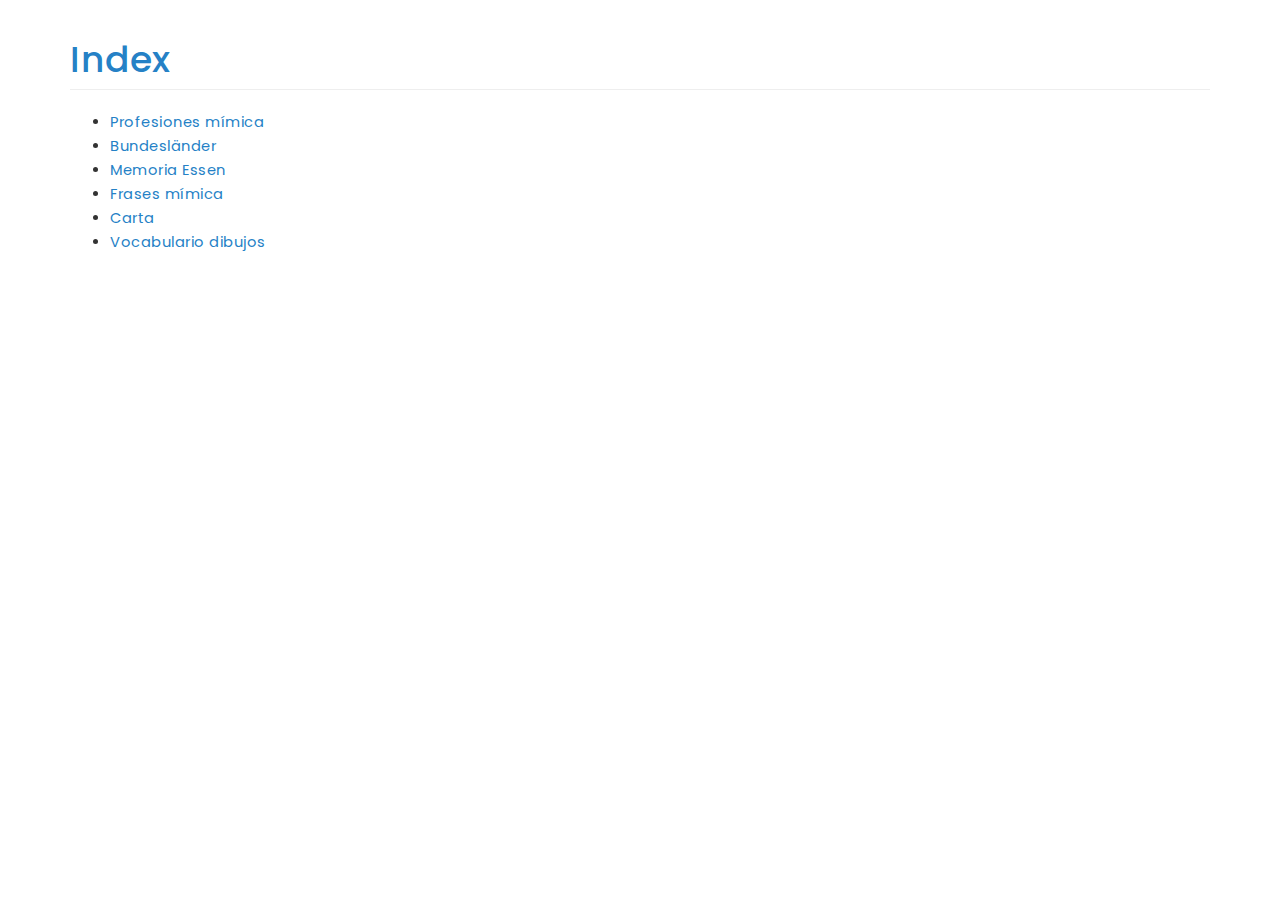
<file: index.html>
<!DOCTYPE html>
<html class="no-js" lang="es">
	<head>
		<meta charset="utf-8">
		<meta http-equiv="Content-Type" content="text/html; charset=utf-8" />
		<meta http-equiv="X-UA-Compatible" content="IE=edge">
		<meta name="viewport" content="width=device-width, initial-scale=1">
		<link display='standalone' orientation='landscape' rel='manifest'/>
		<title>Index</title>
		<!-- BOOTSTRAP STYLES-->
		<link href="random_files/bootstrap.css" rel="stylesheet" />
		<link href="random_files/mybootstrap.css" rel="stylesheet" />
		<!-- FONTAWESOME ICONS STYLES-->
		<link href="random_files/font-awesome.css" rel="stylesheet" />
		<link href="random_files/style.css" rel="stylesheet" />
		<!--CUSTOM STYLES-->
		<!-- HTML5 Shiv and Respond.js for IE8 support of HTML5 elements and media queries -->
		<!-- WARNING: Respond.js doesn't work if you view the page via file:// -->
		<!--[if lt IE 9]>
			<script src="https://oss.maxcdn.com/libs/html5shiv/3.7.0/html5shiv.js"></script>
			<script src="https://oss.maxcdn.com/libs/respond.js/1.4.2/respond.min.js"></script>
		<![endif]-->
	</head>
	<body>
		<div class="container">
			<h1 class="page-header text-primary">Index</h1>
			<ul>
				<li><a href="profesiones.html">Profesiones mímica</a></li>
				<li><a href="estados.html">Bundesländer</a></li>
				<li><a href="memoria.html">Memoria Essen</a></li>
				<li><a href="frases.html">Frases mímica</a></li>
				<li><a href="carta.html">Carta</a></li>
				<li><a href="vocabulario.html">Vocabulario dibujos</a></li>
			</ul>
		</div>
	</body>
</html>
</file>
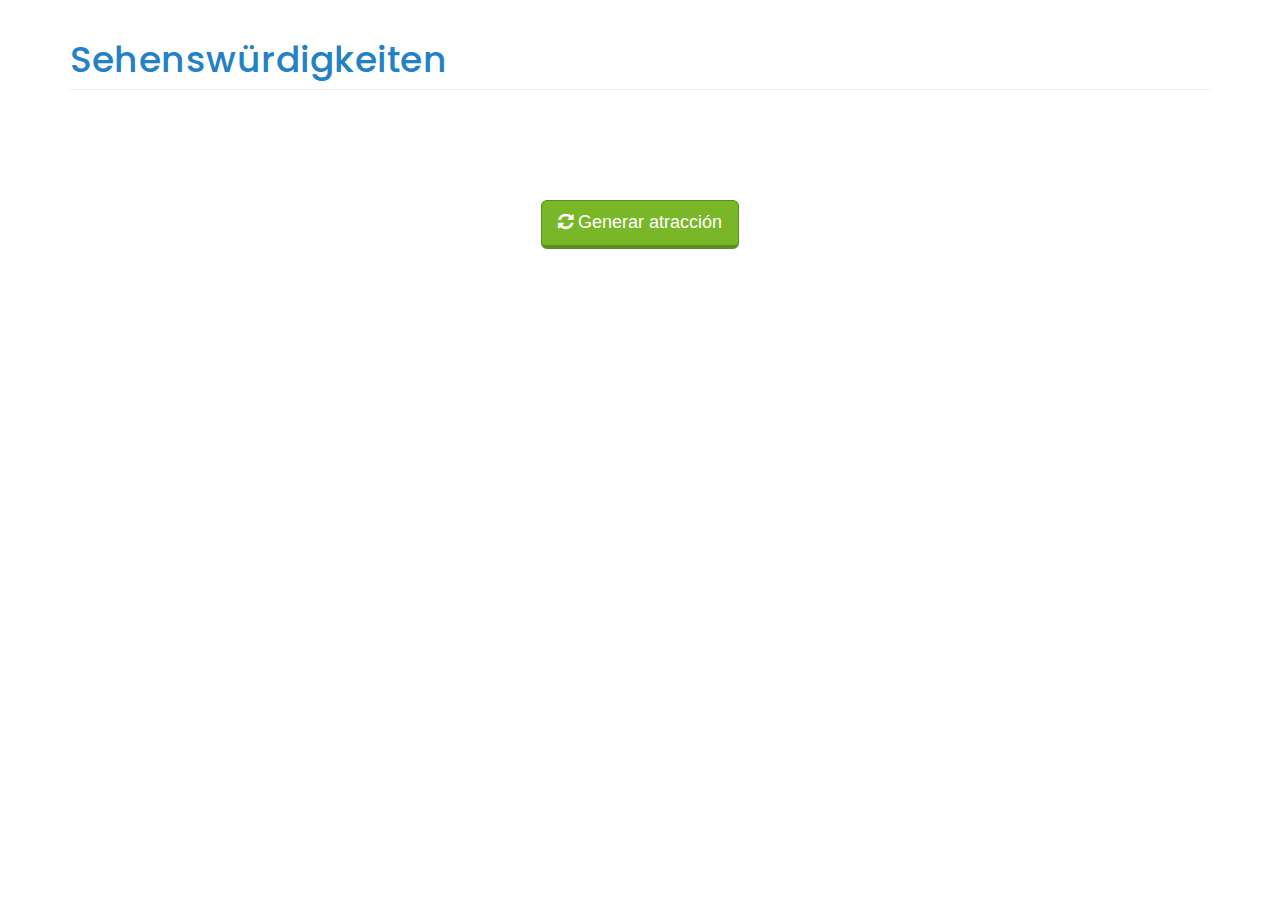
<file: atracciones.html>
<!DOCTYPE html>
<html class="no-js" lang="es">
<head>
	<meta charset="utf-8">
    <meta http-equiv="Content-Type" content="text/html; charset=utf-8" />
	<meta http-equiv="X-UA-Compatible" content="IE=edge">
	<meta name="viewport" content="width=device-width, initial-scale=1">
	<link display='standalone' orientation='landscape' rel='manifest'/>
	<title>Sehenswürdigkeiten</title>
	<!-- BOOTSTRAP STYLES-->
	<link href="random_files/bootstrap.css" rel="stylesheet" />
	<link href="random_files/mybootstrap.css" rel="stylesheet" />
    <!-- FONTAWESOME ICONS STYLES-->
    <link href="random_files/font-awesome.css" rel="stylesheet" />
    <link href="random_files/style.css" rel="stylesheet" />
	<!--CUSTOM STYLES-->
    <!-- HTML5 Shiv and Respond.js for IE8 support of HTML5 elements and media queries -->
    <!-- WARNING: Respond.js doesn't work if you view the page via file:// -->
    <!--[if lt IE 9]>
        <script src="https://oss.maxcdn.com/libs/html5shiv/3.7.0/html5shiv.js"></script>
        <script src="https://oss.maxcdn.com/libs/respond.js/1.4.2/respond.min.js"></script>
    <![endif]-->
</head>
<body>
	<div class="container">
		<h1 class="page-header text-primary">Sehenswürdigkeiten</h1>
		<div class="row" id="preguntas_block">
			<div class="col-xs-12">
				<div id="atraccion" class="space-before-2x text-big text-center">
				</div>
			</div>
		</div>
		
		<div class="row">
			<div class="col-xs-12">
				<p class="space-before text-center"><button class="btn btn-success btn-lg" id="btn-preg"><span class="fa fa-refresh"></span> Generar atracción</button></p>
			</div>
		</div>
	</div>
</body>
<script src="./random_files/jquery.js"></script>
<script src="./random_files/jquery.metisMenu.js"></script>
<script src="./random_files/util.js"></script>
<script src="./random_files/atracciones.js"></script>
<script>
	var atracciones_usadas = [];
	
	function inArray(array, value){
		for(var i=0; i<array.length; i++){
			if(array[i] == value) return true;
		}
		return false;
	}
	
	$(document).ready(function(){
		$("#btn-preg").click(function() {//
			if(atracciones.length > 0){
				$("#atraccion").removeClass("text-danger");
				var rand = Math.floor( Math.random() * atracciones.length );
				var e = atracciones.splice(rand, 1);
				atracciones_usadas.push(e[0]);
				$("#atraccion").html(e[0]);
			}else{
				$("#atraccion").html("No hay mas atracciones.<br><small><i>Presiona el botón para volver a comenzar</i></small>").addClass("text-danger");
				atracciones = atracciones_usadas;
				atracciones_usadas = [];
			}
		});
	});
</script>
</html>
</file>
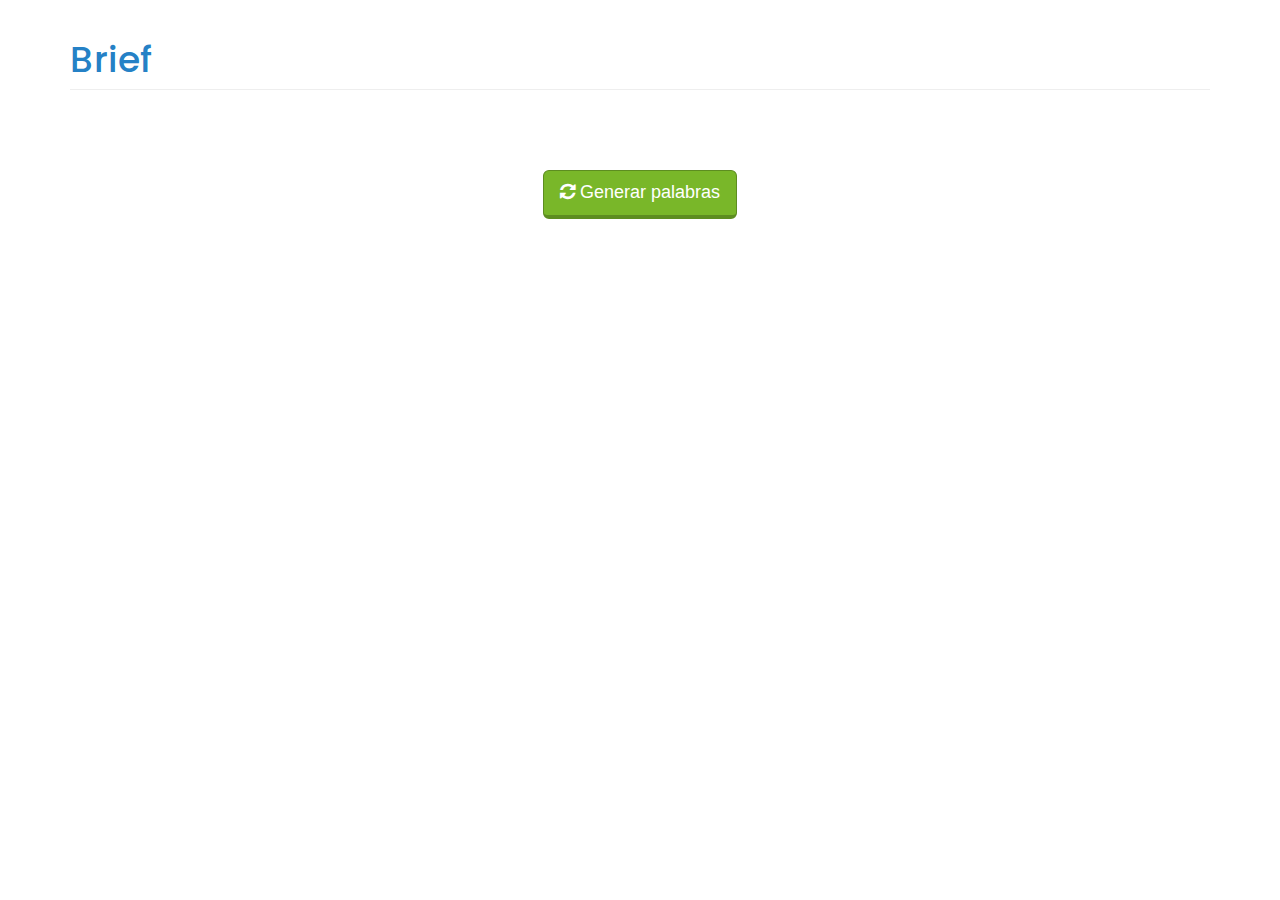
<file: carta.html>
<!DOCTYPE html>
<html class="no-js" lang="es">
<head>
	<meta charset="utf-8">
    <meta http-equiv="Content-Type" content="text/html; charset=utf-8" />
	<meta http-equiv="X-UA-Compatible" content="IE=edge">
	<meta name="viewport" content="width=device-width, initial-scale=1">
	<link display='standalone' orientation='landscape' rel='manifest'/>
	<title>Brief</title>
	<!-- BOOTSTRAP STYLES-->
	<link href="random_files/bootstrap.css" rel="stylesheet" />
	<link href="random_files/mybootstrap.css" rel="stylesheet" />
    <!-- FONTAWESOME ICONS STYLES-->
    <link href="random_files/font-awesome.css" rel="stylesheet" />
    <link href="random_files/style.css" rel="stylesheet" />
	<!--CUSTOM STYLES-->
    <!-- HTML5 Shiv and Respond.js for IE8 support of HTML5 elements and media queries -->
    <!-- WARNING: Respond.js doesn't work if you view the page via file:// -->
    <!--[if lt IE 9]>
        <script src="https://oss.maxcdn.com/libs/html5shiv/3.7.0/html5shiv.js"></script>
        <script src="https://oss.maxcdn.com/libs/respond.js/1.4.2/respond.min.js"></script>
    <![endif]-->
</head>
<body>
	<div class="container">
		<h1 class="page-header text-primary">Brief</h1>
		<div class="row" id="preguntas_block">
			<div class="col-xs-12">
				<div id="palabras" class="space-before space-after text-big text-center">
					<div class="palabra"></div>
				</div>
			</div>
		</div>
		
		<div class="row">
			<div class="col-xs-12">
				<p class="space-before text-center"><button class="btn btn-success btn-lg" id="btn-preg"><span class="fa fa-refresh"></span> Generar palabras</button></p>
			</div>
		</div>
	</div>
</body>
<script src="./random_files/jquery.js"></script>
<script src="./random_files/jquery.metisMenu.js"></script>
<script src="./random_files/util.js"></script>
<script src="./random_files/sustantivos.js"></script>
<script>
	var cant_x_tipo = [2, 1, 1, 2, 2];
	
	function inArray(array, value){
		for(var i=0; i<array.length; i++){
			if(array[i] == value) return true;
		}
		return false;
	}
	
	$(document).ready(function(){
		$("#btn-preg").click(function() {//
			$("#palabras").removeClass("hidden");
			$(".plus").removeClass("hidden");
			var pregs = 0;			
			$("#palabras .palabra").not(':first').remove();
			
			scrollToElement("#preguntas_block", 500);
			
			palabra_actual = [];
			for(var t=0; t<palabras.length; t++){//tipo
				
				for(p = 0; p < cant_x_tipo[t]; p++){
					do{
						var rand = Math.floor( Math.random() * palabras[t].length );
					}while(inArray(palabra_actual, rand));
					palabra_actual.push(rand);
					if(pregs == 0){
						$("#palabras .palabra:first-child").html(palabras[t][rand]);
					}else{
						var clone = $("#palabras .palabra:first-child").clone().appendTo("#palabras");
						clone.html(palabras[t][rand]);
					}
					pregs++;
				}
			}
		});
	});
</script>
</html>
</file>
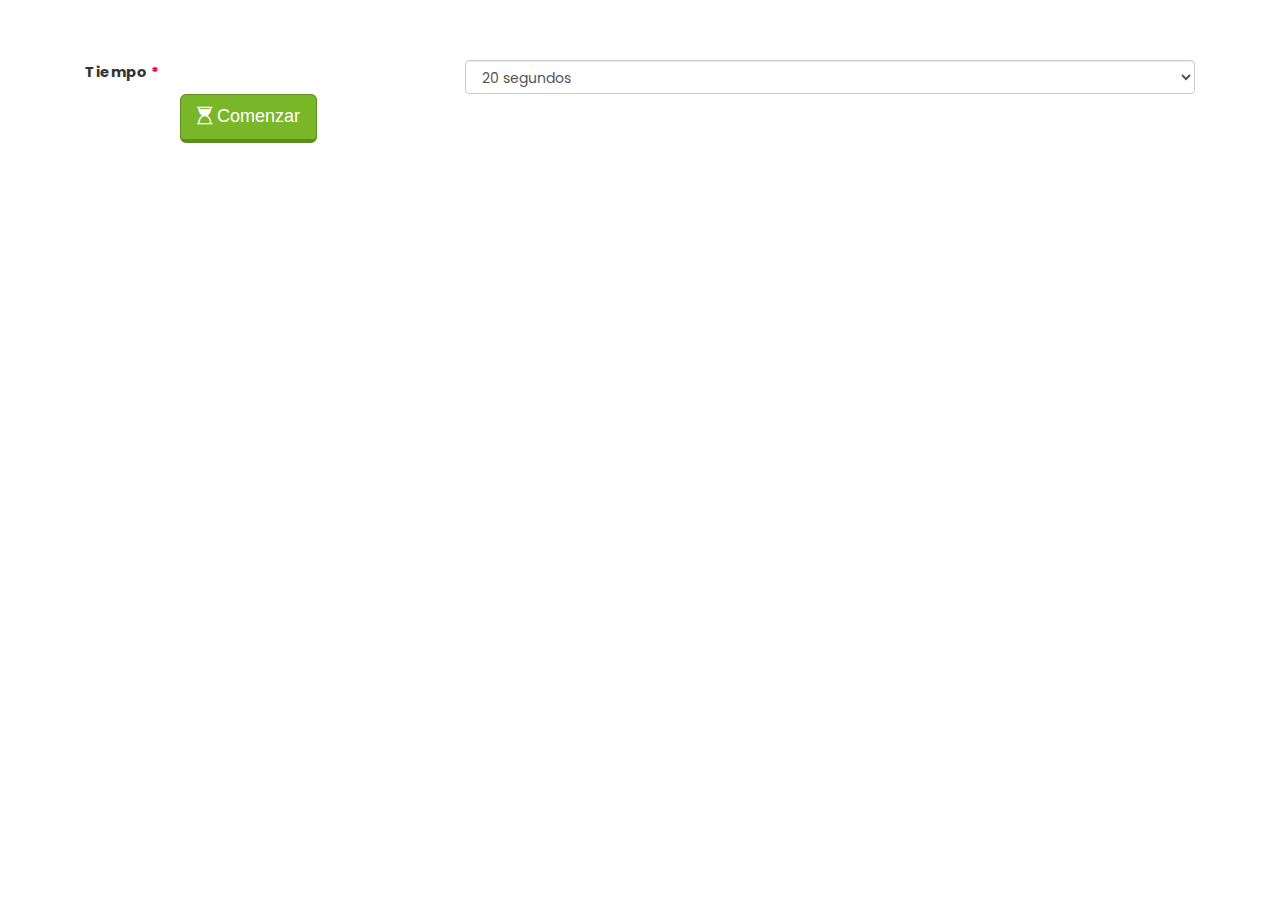
<file: cronometro.html>
<!DOCTYPE html>
<!-- saved from url=(0042)http://127.0.0.1/plataforma/cronometro.php -->
<html class="no-js" lang="es"><head><meta http-equiv="Content-Type" content="text/html; charset=UTF-8">
	
    
	<meta http-equiv="X-UA-Compatible" content="IE=edge">
	<meta name="viewport" content="width=device-width, initial-scale=1">
<!-- BOOTSTRAP STYLES-->
	<link href="./memoria_files/bootstrap.css" rel="stylesheet">
	<link href="./memoria_files/mybootstrap.css" rel="stylesheet">
    <!-- FONTAWESOME ICONS STYLES-->
    <link href="./memoria_files/font-awesome.css" rel="stylesheet">
    <!--COMMON STYLES-->
    <link href="./memoria_files/style.css" rel="stylesheet">
	<title>Cronómetro</title>
</head>
<body>
	<div class="container space-before">
		<div id="settings" class="time-block">
			<div class="form-group " id="tiempo_group">
				<label for="tiempo_id" class="control-label col-sm-4">Tiempo <span class="form-required">*</span></label>
				<div class="col-sm-8">
					<select name="tiempo" id="tiempo_id" class="form-control">
						<option value="10">10 segundos</option><option value="15">15 segundos</option><option value="20" selected="selected">20 segundos</option><option value="30">30 segundos</option><option value="40">40 segundos</option><option value="50">50 segundos</option><option value="60">1 minuto</option><option value="90">1 minuto 30 segundos</option><option value="120">2 minutos</option><option value="300">5 minutos</option>
					</select>
				</div>
			</div>
			<div class="form-group space-before">
				<div class="col-xs-6 col-md-offset-1 col-md-5">
					<button type="button" class="btn btn-success btn-lg " id="btn-send" data-loading-text="..."><span class="fa fa-hourglass-start"></span> <span id="btn-send-texto">Comenzar</span></button>
				</div>
				
			</div>
		</div>
		<div class="row hidden time-block" id="timer">
			<div class="col-xs-12 text-huge text-center space-after space-before">
				<div id="clock">00:00</div>
			</div>
			<div class="col-xs-6 text-center">
				<button class="btn btn-warning btn-lg" id="btn-pausa">Pausar</button>
			</div>
			<div class="col-xs-6 text-center">
				<button class="btn btn-danger btn-lg" id="btn-stop">Detener</button>
			</div>
		</div>
	</div>

	 <!-- SCRIPTS -AT THE BOTOM TO REDUCE THE LOAD TIME-->
    <!-- JQUERY SCRIPTS -->
    <script src="./memoria_files/jquery.js"></script>
	<!-- METISMENU SCRIPTS -->
    <script src="./memoria_files/jquery.metisMenu.js"></script>
	<script>
	var running = false;
	var paused = false;
	var myInterval;
	
	function startTimer(duration, display) {
		var timer = duration, minutes, seconds;
		myInterval = setInterval(function () {
			if(!paused){
				minutes = parseInt(timer / 60, 10);
				seconds = parseInt(timer % 60, 10);
				minutes = minutes < 10 ? "0" + minutes : minutes;
				seconds = seconds < 10 ? "0" + seconds : seconds;
		
				display.text(minutes + ":" + seconds);
				if(timer<=5 && !display.hasClass("clock-danger")){
					display.addClass("text-danger");
				}
				if (--timer < 0) {
					clearInterval(myInterval);
					alert("El tiempo se terminó.");
					running = false;
				}
			}
		}, 1000);
	}
	$("document").ready(function(){
		$("#btn-send").click(function(){
			$(".time-block").toggleClass("hidden");
			if(!running){
				running= true;
				display = $('#clock');
				display.removeClass("text-danger");
				tiempoInicial = $("#tiempo_id").val();
				startTimer(tiempoInicial, display);
			}
		});
		$("#btn-stop").click(function(){	
			$(".time-block").toggleClass("hidden");
			display.text("00:00");
			if(running){
				clearInterval(myInterval);
				running = false;
			}
			if(paused){
				$("#btn-pausa").html("Pausar");
				paused = false;
			}
		});
		$("#btn-pausa").click(function(e){	
			e.preventDefault();
			paused = !paused;
			if(paused)
				$(this).html("Continuar");
			else
				$(this).html("Pausar");
		});
	});
	</script>


</body></html>
</file>
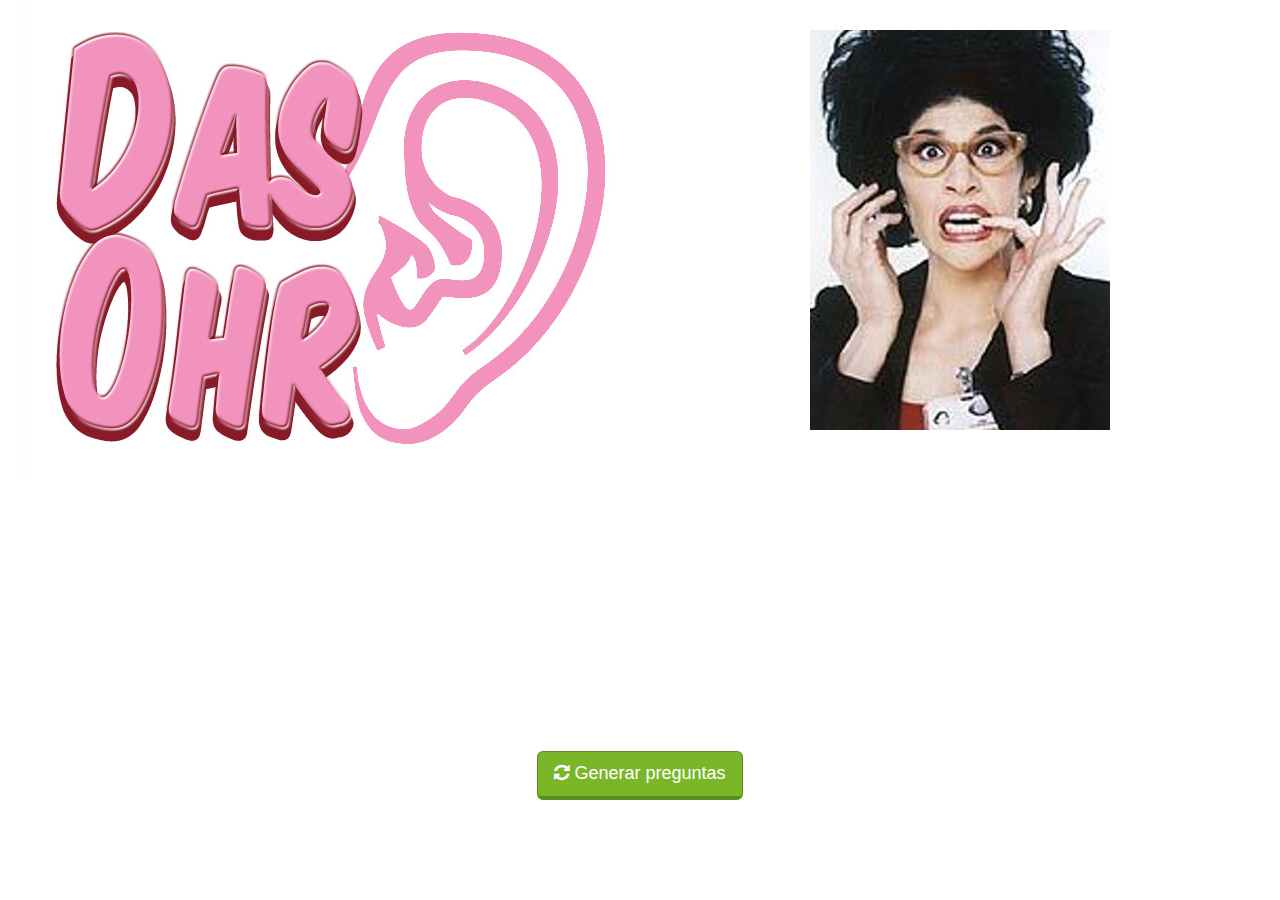
<file: dasOhr.html>
<!DOCTYPE html>
<html class="no-js" lang="es">
<head>
	<meta charset="utf-8">
    <meta http-equiv="Content-Type" content="text/html; charset=utf-8" />
	<meta http-equiv="X-UA-Compatible" content="IE=edge">
	<meta name="viewport" content="width=device-width, initial-scale=1">
	<link display='standalone' orientation='landscape' rel='manifest'/>
	<title>Das Ohr</title>
	<!-- BOOTSTRAP STYLES-->
	<link href="ohr_files/bootstrap.css" rel="stylesheet" />
	<link href="ohr_files/mybootstrap.css" rel="stylesheet" />
    <!-- FONTAWESOME ICONS STYLES-->
    <link href="ohr_files/font-awesome.css" rel="stylesheet" />
    <link href="ohr_files/style.css" rel="stylesheet" />
	<link href="ohr_files/aos.css" rel="stylesheet" />
	<!--CUSTOM STYLES-->
    <!-- HTML5 Shiv and Respond.js for IE8 support of HTML5 elements and media queries -->
    <!-- WARNING: Respond.js doesn't work if you view the page via file:// -->
    <!--[if lt IE 9]>
        <script src="https://oss.maxcdn.com/libs/html5shiv/3.7.0/html5shiv.js"></script>
        <script src="https://oss.maxcdn.com/libs/respond.js/1.4.2/respond.min.js"></script>
    <![endif]-->
</head>
<body>
	<div class="container-fluid">
		<div class="row height-80">
			<div class="col-xs-6">
				<img src="ohr_files/das_Ohr.jpg" class="img-responsive img-center" />
			</div>
			<div class="col-xs-6">
				<img src="ohr_files/tere.jpg" class="img-responsive space-before img-center" />
			</div>
		</div>
		
		<div class="row" id="preguntas_block">
			<div class="col-xs-12">
				<div id="preguntas" class="space-before-2x text-big hidden">
					<div class="pregunta">
					</div>
				</div>
			</div>
		</div>
		
		<div class="row">
			<div class="col-xs-12">
				<p class="space-before text-center"><button class="btn btn-success btn-lg" id="btn-preg"><span class="fa fa-refresh"></span> Generar preguntas</button></p>
			</div>
		</div>
	</div>
</body>
<script src="./ohr_files/jquery.js"></script>
<script src="./ohr_files/jquery.metisMenu.js"></script>
<script src="./ohr_files/util.js"></script>
<script src="./ohr_files/aos.js"></script>
<script src="./ohr_files/preguntas.js"></script>
<script>
    AOS.init();
	var preg_num = [3,3];
	var preg_actual = [];
	
	function inArray(array, value){
		for(var i=0; i<array.length; i++){
			if(array[i] == value) return true;
		}
		return false;
	}
	
	$(document).ready(function(){
		$("#btn-preg").click(function() {//
			
			$("#preguntas").removeClass("hidden");
			var pregs = 0;			
			$("#preguntas .pregunta").not(':first').remove();
			
			scrollToElement("#preguntas_block", 500);
			
			for(var t=0; t<preguntas.length; t++){//tipo
				preg_actual = [];
				for(p = 0; p < preg_num[t]; p++){
					do{
						var rand = Math.floor( Math.random() * preguntas[t].length );
					}while(inArray(preg_actual, rand));
					preg_actual.push(rand);
					if(pregs == 0){
						$("#preguntas .pregunta:first-child").html(preguntas[t][rand]);
					}else{
						var clone = $("#preguntas .pregunta:first-child").clone().appendTo("#preguntas");
						clone.html(preguntas[t][rand]);
					}
					pregs++;
					console.log(pregs);
				}
				console.log(preg_actual);
			}
			
			
			/*$("#preguntas .pregunta").each(function(index) {//cada pregunta
				$(this).html(preguntas[t][preg_actual[t][index]]);
			});*/
		});
	});
</script>
</html>
</file>
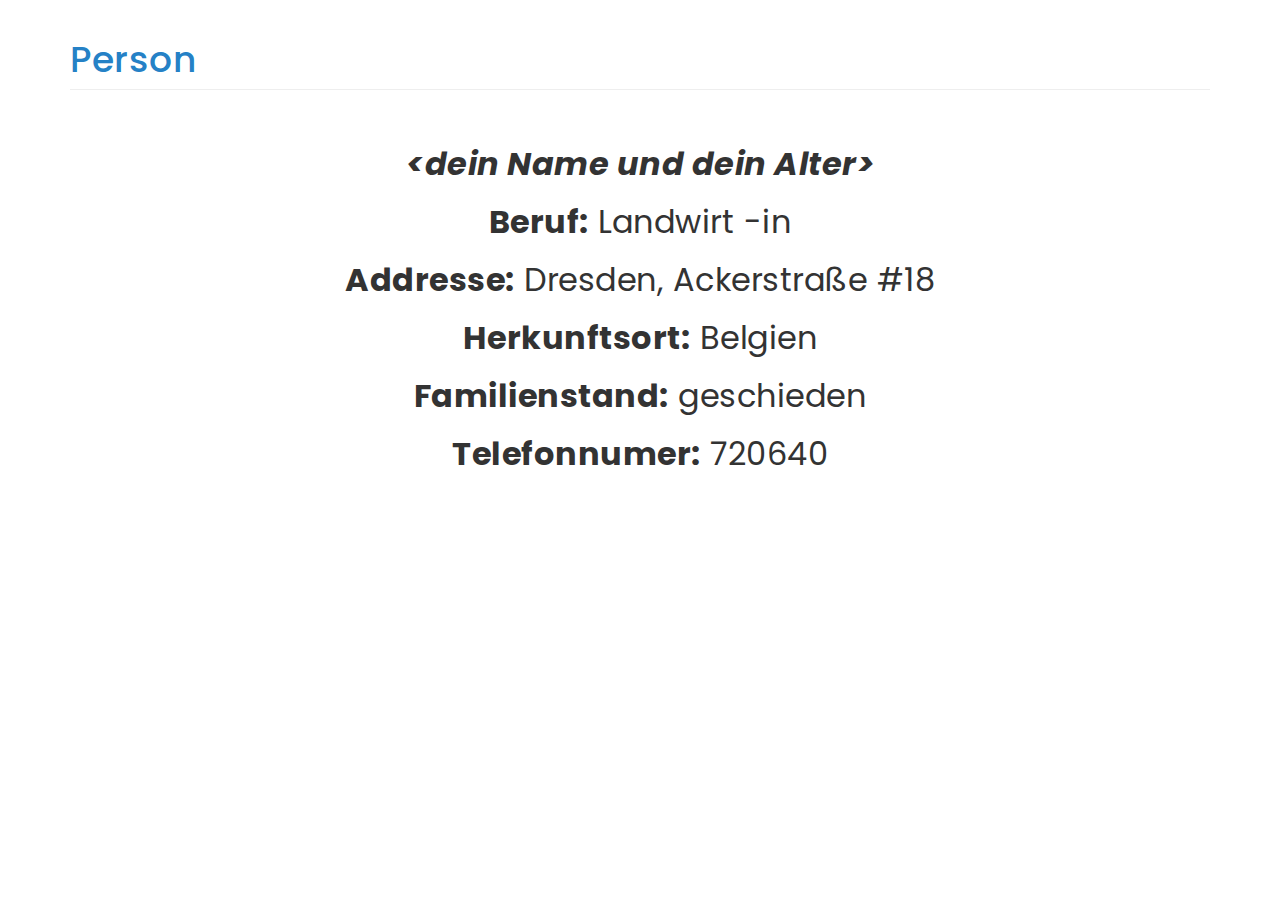
<file: datos.html>
<!DOCTYPE html>
<html class="no-js" lang="es">
<head>
	<meta charset="utf-8">
    <meta http-equiv="Content-Type" content="text/html; charset=utf-8" />
	<meta http-equiv="X-UA-Compatible" content="IE=edge">
	<meta name="viewport" content="width=device-width, initial-scale=1">
	<link display='standalone' orientation='landscape' rel='manifest'/>
	<title>Person</title>
	<!-- BOOTSTRAP STYLES-->
	<link href="random_files/bootstrap.css" rel="stylesheet" />
	<link href="random_files/mybootstrap.css" rel="stylesheet" />
    <!-- FONTAWESOME ICONS STYLES-->
    <link href="random_files/font-awesome.css" rel="stylesheet" />
    <link href="random_files/style.css" rel="stylesheet" />
	<!--CUSTOM STYLES-->
    <!-- HTML5 Shiv and Respond.js for IE8 support of HTML5 elements and media queries -->
    <!-- WARNING: Respond.js doesn't work if you view the page via file:// -->
    <!--[if lt IE 9]>
        <script src="https://oss.maxcdn.com/libs/html5shiv/3.7.0/html5shiv.js"></script>
        <script src="https://oss.maxcdn.com/libs/respond.js/1.4.2/respond.min.js"></script>
    <![endif]-->
</head>
<body>
	<div class="container">
		<h1 class="page-header text-primary">Person</h1>
		<div class="row" id="preguntas_block">
			<div class="col-xs-12">
				<div id="palabras" class="space-before space-after text-big text-center">
					
				</div>
			</div>
		</div>
		
		
	</div>
</body>
<script src="./random_files/jquery.js"></script>
<script src="./random_files/jquery.metisMenu.js"></script>
<script src="./random_files/util.js"></script>
<script src="./random_files/datos_personas.js"></script>
<script>
	
	
	$(document).ready(function(){
		var text = "<p><b><i>&lt;dein Name und dein Alter&gt;</i></b></p><p>"+getProfesion()+"</p><p>"+getCalle()+"</p><p>"+getPais()+"</p><p>"+getEdoCivil()+"</p><p>"+getTelefono()+"</p>";
		$("#palabras").html(text);
		
	});
</script>
</html>
</file>
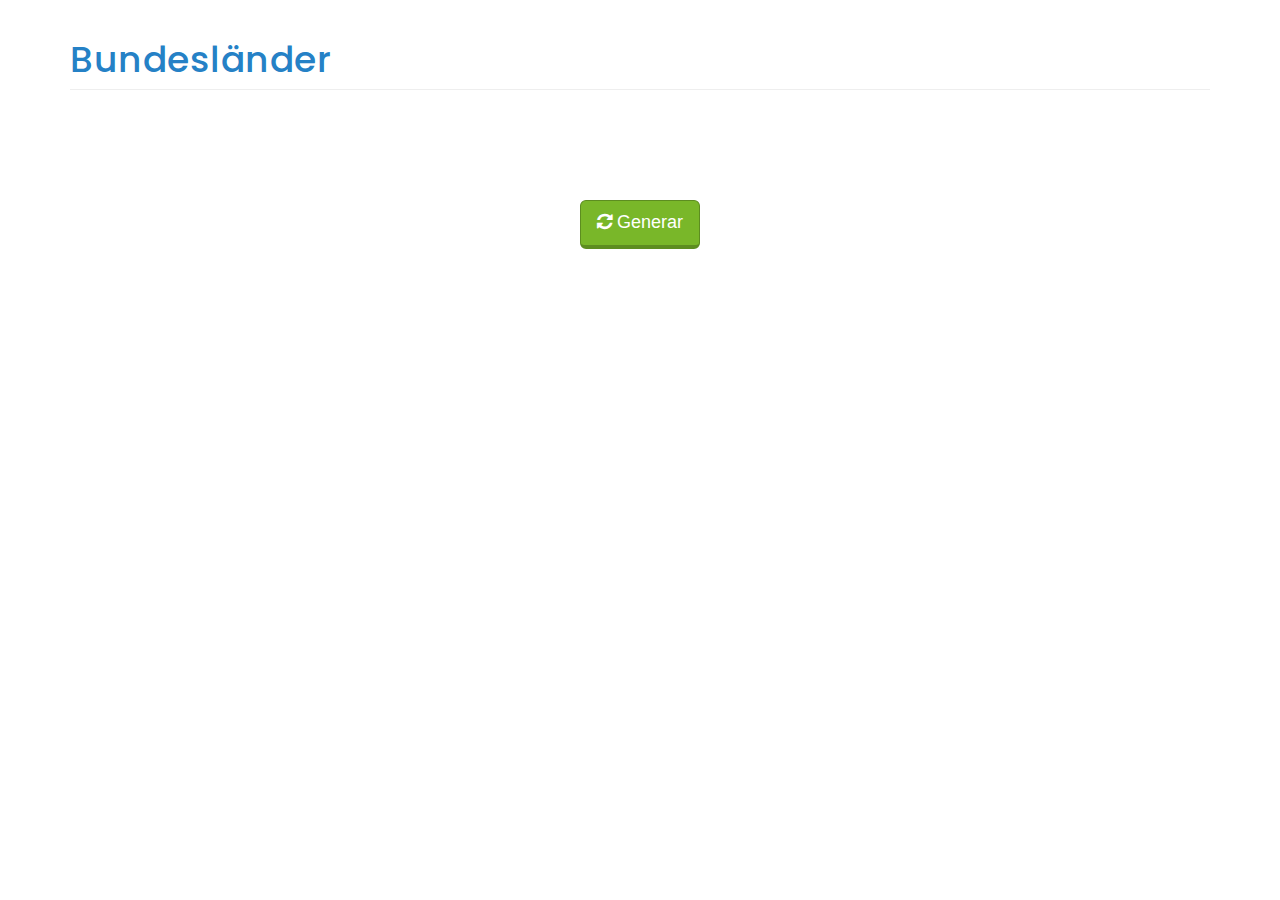
<file: estados.html>
<!DOCTYPE html>
<html class="no-js" lang="es">
<head>
	<meta charset="utf-8">
    <meta http-equiv="Content-Type" content="text/html; charset=utf-8" />
	<meta http-equiv="X-UA-Compatible" content="IE=edge">
	<meta name="viewport" content="width=device-width, initial-scale=1">
	<link display='standalone' orientation='landscape' rel='manifest'/>
	<title>Bundesländer</title>
	<!-- BOOTSTRAP STYLES-->
	<link href="random_files/bootstrap.css" rel="stylesheet" />
	<link href="random_files/mybootstrap.css" rel="stylesheet" />
    <!-- FONTAWESOME ICONS STYLES-->
    <link href="random_files/font-awesome.css" rel="stylesheet" />
    <link href="random_files/style.css" rel="stylesheet" />
	<!--CUSTOM STYLES-->
    <!-- HTML5 Shiv and Respond.js for IE8 support of HTML5 elements and media queries -->
    <!-- WARNING: Respond.js doesn't work if you view the page via file:// -->
    <!--[if lt IE 9]>
        <script src="https://oss.maxcdn.com/libs/html5shiv/3.7.0/html5shiv.js"></script>
        <script src="https://oss.maxcdn.com/libs/respond.js/1.4.2/respond.min.js"></script>
    <![endif]-->
</head>
<body>
	<div class="container">
		<h1 class="page-header text-primary">Bundesländer</h1>
		<div class="row" id="preguntas_block">
			<div class="col-xs-12">
				<div id="frase" class="space-before-2x text-big text-center"></div>
			</div>
		</div>
		
		<div class="row">
			<div class="col-xs-12">
				<p class="space-before text-center"><button class="btn btn-success btn-lg" id="btn-preg"><span class="fa fa-refresh"></span> Generar</button></p>
			</div>
		</div>
	</div>
</body>
<script src="./random_files/jquery.js"></script>
<script src="./random_files/jquery.metisMenu.js"></script>
<script src="./random_files/util.js"></script>
<script src="./random_files/estados.js"></script>
<script>
	var palabra_usada = [];
	
	function inArray(array, value){
		for(var i=0; i<array.length; i++){
			if(array[i] == value) return true;
		}
		return false;
	}
	
	$(document).ready(function(){
		$("#btn-preg").click(function() {//
			if(palabra.length > 0){
				$("#frase").removeClass("text-danger");
				var rand = Math.floor( Math.random() * palabra.length );
				var e = palabra.splice(rand, 1);
				palabra_usada.push(e[0]);
				$("#frase").html(e[0]);
			}else{
				$("#frase").html("No hay mas estados.<br><small><i>Presiona el botón para volver a comenzar</i></small>").addClass("text-danger");
				palabra = palabra_usada;
				palabra_usada = [];
			}
			
			
		});
	});
</script>
</html>
</file>
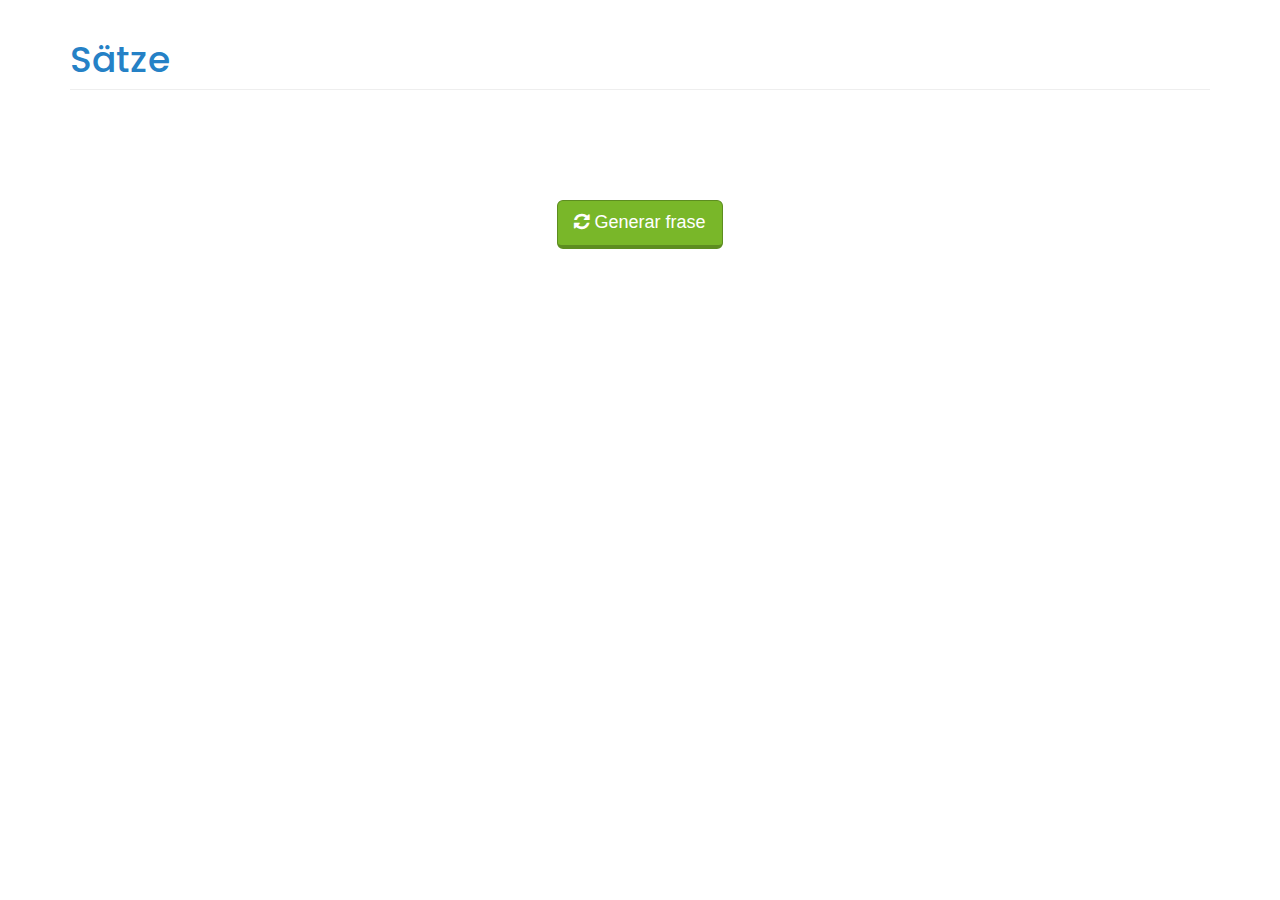
<file: frases.html>
<!DOCTYPE html>
<html class="no-js" lang="es">
<head>
	<meta charset="utf-8">
    <meta http-equiv="Content-Type" content="text/html; charset=utf-8" />
	<meta http-equiv="X-UA-Compatible" content="IE=edge">
	<meta name="viewport" content="width=device-width, initial-scale=1">
	<link display='standalone' orientation='landscape' rel='manifest'/>
	<title>Sätze</title>
	<!-- BOOTSTRAP STYLES-->
	<link href="random_files/bootstrap.css" rel="stylesheet" />
	<link href="random_files/mybootstrap.css" rel="stylesheet" />
    <!-- FONTAWESOME ICONS STYLES-->
    <link href="random_files/font-awesome.css" rel="stylesheet" />
    <link href="random_files/style.css" rel="stylesheet" />
	<!--CUSTOM STYLES-->
    <!-- HTML5 Shiv and Respond.js for IE8 support of HTML5 elements and media queries -->
    <!-- WARNING: Respond.js doesn't work if you view the page via file:// -->
    <!--[if lt IE 9]>
        <script src="https://oss.maxcdn.com/libs/html5shiv/3.7.0/html5shiv.js"></script>
        <script src="https://oss.maxcdn.com/libs/respond.js/1.4.2/respond.min.js"></script>
    <![endif]-->
</head>
<body>
	<div class="container">
		<h1 class="page-header text-primary">Sätze</h1>
		<div class="row" id="preguntas_block">
			<div class="col-xs-12">
				<div id="frase" class="space-before-2x text-big text-center"></div>
			</div>
		</div>
		
		<div class="row">
			<div class="col-xs-12">
				<p class="space-before text-center"><button class="btn btn-success btn-lg" id="btn-preg"><span class="fa fa-refresh"></span> Generar frase</button></p>
			</div>
		</div>
	</div>
</body>
<script src="./random_files/jquery.js"></script>
<script src="./random_files/jquery.metisMenu.js"></script>
<script src="./random_files/util.js"></script>
<script src="./random_files/frases.js"></script>
<script>
	var palabra_usada = [];
	
	function inArray(array, value){
		for(var i=0; i<array.length; i++){
			if(array[i] == value) return true;
		}
		return false;
	}
	
	$(document).ready(function(){
		$("#btn-preg").click(function() {//
			if(palabra.length > 0){
				$("#frase").removeClass("text-danger");
				var rand = Math.floor( Math.random() * palabra.length );
				var e = palabra.splice(rand, 1);
				palabra_usada.push(e[0]);
				$("#frase").html(e[0]);
			}else{
				$("#frase").html("No hay mas frases.<br><small><i>Presiona el botón para volver a comenzar</i></small>").addClass("text-danger");
				palabra = palabra_usada;
				palabra_usada = [];
			}
			
			
		});
	});
</script>
</html>
</file>
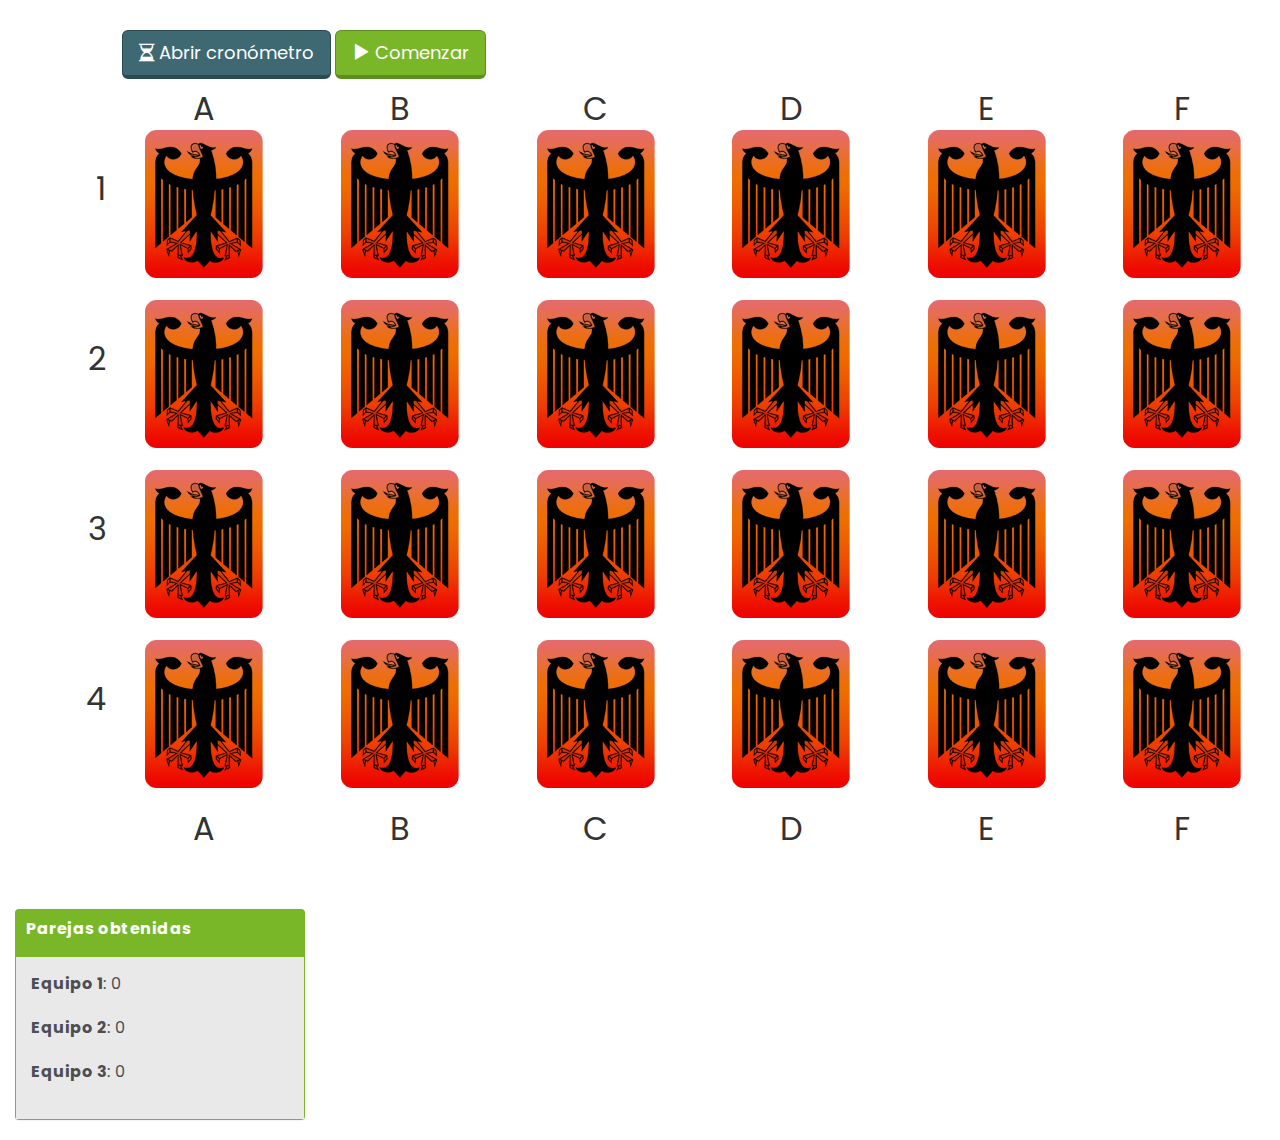
<file: memoria.html>
<!DOCTYPE html>
<html class="no-js" lang="es">
<head>
<meta http-equiv="Content-Type" content="text/html; charset=UTF-8">
	<meta http-equiv="X-UA-Compatible" content="IE=edge">
	<meta name="viewport" content="width=device-width, initial-scale=1">
	<meta name="mobile-web-app-capable" content="yes">
	<meta name="apple-mobile-web-app-capable" content="yes">
	<link rel="icon" type="image/png" href="http://127.0.0.1/plataforma/favicon-32x32.png" sizes="32x32">
	<link rel="icon" type="image/png" href="http://127.0.0.1/plataforma/favicon-16x16.png" sizes="16x16">
	<link rel="icon" type="image/png" href="http://127.0.0.1/plataforma/favicon-196x196.png" sizes="196x196">
	<link rel="icon" href="http://127.0.0.1/plataforma/favicon.ico">
	<link display="standalone" orientation="landscape" rel="manifest">

	<title>Memoria</title>

	<!-- BOOTSTRAP STYLES-->
	<link href="./memoria_files/bootstrap.css" rel="stylesheet">
	<link href="./memoria_files/mybootstrap.css" rel="stylesheet">
    <!-- FONTAWESOME ICONS STYLES-->
    <link href="./memoria_files/font-awesome.css" rel="stylesheet">
    <!--COMMON STYLES-->
    <link href="./memoria_files/style.css" rel="stylesheet">
	<!--CUSTOM STYLES-->
	<link href="./memoria_files/memoria.css" rel="stylesheet">

    <!-- HTML5 Shiv and Respond.js for IE8 support of HTML5 elements and media queries -->
    <!-- WARNING: Respond.js doesn't work if you view the page via file:// -->
    <!--[if lt IE 9]>
        <script src="https://oss.maxcdn.com/libs/html5shiv/3.7.0/html5shiv.js"></script>
        <script src="https://oss.maxcdn.com/libs/respond.js/1.4.2/respond.min.js"></script>
    <![endif]-->
<script src="./memoria_files/util.js"></script>
	</head>
<body>
	<!-- HEADER SECTION START-->
	
	<div class="container-fluid content">
	<!-- INICIO CONTENIDO -->
		<div>
			<div class="row space-before" id="top">
				<div class="col-xs-12 col-md-10 col-md-offset-1">
					<div>
						<button type="button" class="btn btn-lg btn-info popup-open" data-loading-text="..."><span class="fa fa-hourglass-half"></span> Abrir cronómetro</button>
						<button type="button" class="btn btn-success btn-lg comenzar" id="game-start" data-laoging-text="Jugando..."><span class="glyphicon glyphicon-play"></span> Comenzar</button>
					</div>
					<div class="comenzar hidden">
						<h3 id="turno"></h3>
					</div>
				</div>
			</div>
			<div class="row" id="juego">
				<aside class="col-xs-1">
					<div class="row text-big">&nbsp;<br>&nbsp;</div>
					<div class="row height-card text-big text-right">1</div>
					<div class="row height-card text-big text-right">2</div>
					<div class="row height-card text-big text-right">3</div>
					<div class="row height-card text-big text-right">4</div>
				</aside>
				<section class="col-xs-11" id="game">
					<div class="row">
						<div class="col-xs-2 text-big text-center">A</div>
						<div class="col-xs-2 text-big text-center">B</div>
						<div class="col-xs-2 text-big text-center">C</div>
						<div class="col-xs-2 text-big text-center">D</div>
						<div class="col-xs-2 text-big text-center">E</div>
						<div class="col-xs-2 text-big text-center">F</div>
					</div>
					<div class="row height-card">
						<!--<div class="celda celda-blank col-xs-3">
							<div class="card" data-pattern="cardA2"><div class="face front"></div><div class="face back cardA2"></div>
						</div>-->
						
						<div class="celda celda-blank col-xs-2">
							<div class="card" data-pattern=""><div class="face front"></div><div class="face back "></div></div> 
						</div>
						<div class="celda celda-blank col-xs-2">
							<div class="card" data-pattern=""><div class="face front"></div><div class="face back "></div></div> 
						</div>
						<div class="celda celda-blank col-xs-2">
							<div class="card" data-pattern=""><div class="face front"></div><div class="face back "></div></div> 
						</div>
						<div class="celda celda-blank col-xs-2">
							<div class="card" data-pattern=""><div class="face front"></div><div class="face back "></div></div> 
						</div>
						<div class="celda celda-blank col-xs-2">
							<div class="card" data-pattern=""><div class="face front"></div><div class="face back "></div></div> 
						</div>
						<div class="celda celda-blank col-xs-2">
							<div class="card" data-pattern=""><div class="face front"></div><div class="face back "></div></div> 
						</div>
					</div>
					<div class="row height-card">
						<div class="celda celda-blank col-xs-2">
							<div class="card" data-pattern=""><div class="face front"></div><div class="face back "></div></div> 
						</div>
						<div class="celda celda-blank col-xs-2">
							<div class="card" data-pattern=""><div class="face front"></div><div class="face back "></div></div> 
						</div>
						<div class="celda celda-blank col-xs-2">
							<div class="card" data-pattern=""><div class="face front"></div><div class="face back "></div></div> 
						</div>
						<div class="celda celda-blank col-xs-2">
							<div class="card" data-pattern=""><div class="face front"></div><div class="face back "></div></div> 
						</div>
						<div class="celda celda-blank col-xs-2">
							<div class="card" data-pattern=""><div class="face front"></div><div class="face back "></div></div> 
						</div>
						<div class="celda celda-blank col-xs-2">
							<div class="card" data-pattern=""><div class="face front"></div><div class="face back "></div></div> 
						</div>
					</div>
					<div class="row height-card">
						<div class="celda celda-blank col-xs-2">
							<div class="card" data-pattern=""><div class="face front"></div><div class="face back "></div></div> 
						</div>
						<div class="celda celda-blank col-xs-2">
							<div class="card" data-pattern=""><div class="face front"></div><div class="face back "></div></div> 
						</div>
						<div class="celda celda-blank col-xs-2">
							<div class="card" data-pattern=""><div class="face front"></div><div class="face back "></div></div> 
						</div>
						<div class="celda celda-blank col-xs-2">
							<div class="card" data-pattern=""><div class="face front"></div><div class="face back "></div></div> 
						</div>
						<div class="celda celda-blank col-xs-2">
							<div class="card" data-pattern=""><div class="face front"></div><div class="face back "></div></div> 
						</div>
						<div class="celda celda-blank col-xs-2">
							<div class="card" data-pattern=""><div class="face front"></div><div class="face back "></div></div> 
						</div>
					</div>
					<div class="row height-card">
						<div class="celda celda-blank col-xs-2">
							<div class="card" data-pattern=""><div class="face front"></div><div class="face back "></div></div> 
						</div>
						<div class="celda celda-blank col-xs-2">
							<div class="card" data-pattern=""><div class="face front"></div><div class="face back "></div></div> 
						</div>
						<div class="celda celda-blank col-xs-2">
							<div class="card" data-pattern=""><div class="face front"></div><div class="face back "></div></div> 
						</div>
						<div class="celda celda-blank col-xs-2">
							<div class="card" data-pattern=""><div class="face front"></div><div class="face back "></div></div> 
						</div>
						<div class="celda celda-blank col-xs-2">
							<div class="card" data-pattern=""><div class="face front"></div><div class="face back "></div></div> 
						</div>
						<div class="celda celda-blank col-xs-2">
							<div class="card" data-pattern=""><div class="face front"></div><div class="face back "></div></div> 
						</div>
					</div>
					<div class="row space-after-2x">
						<div class="col-xs-2 text-big text-center">A</div>
						<div class="col-xs-2 text-big text-center">B</div>
						<div class="col-xs-2 text-big text-center">C</div>
						<div class="col-xs-2 text-big text-center">D</div>
						<div class="col-xs-2 text-big text-center">E</div>
						<div class="col-xs-2 text-big text-center">F</div>
					</div>
				</section>
			</div>
			<div class="row">
				<aside class="col-xs-12 col-md-3 col-sm-4">
					<div class="panel-group">
						<div class="panel box-success">
							<div class="panel-heading">
								<h2 class="panel-title">Parejas obtenidas</h2>
							</div>
							
							<div class="box-grisclaro">
								<div class="panel-body" id="resultados">
									<p class="text-instruct resultado"><strong>Equipo 1</strong>: <span id="pares_1">0</span></p>
								</div>
							</div>
						</div>
					</div>
				</aside>
			</div>
		</div>
	</div><!-- /. CONTENIDO  -->
	
	
	<div class="modal fade" id="modal">
		<div class="modal-dialog ">
			<div class="modal-content">
				<div class="modal-header">
					<button type="button" class="close" data-dismiss="modal" aria-label="Close" data-toggle="tooltip" title="" data-original-title="Cerrar"><span aria-hidden="true">×</span></button>
					<h4 class="modal-title"><span class=""></span> &nbsp; <span id="modal_nombre">Pregunta</span></h4>
				</div>
				<div class="modal-body">
					<form class="form-horizontal" method="post" id="formaModal">
						<div class="panel box-primary">
							<div class="panel-heading">
								<h3 class="panel-title">Turno - <span id="quien-modal"></span></h3>
							</div>
						</div>
						<p class="text-instruct"><b><span id="alumno-modal"></span></b> responde la pregunta...</p>
						<p class="text-small"><em>Si es correcta puedes elegir un par de cartas, de lo contrario el turno pasa al equipo siguiente.</em></p>
	
						<div class="space-before">
							<div class="row">
								<div class="col-xs-offset-1 col-xs-5">
									<button type="button" class="btn btn-success btn-lg btn-block " id="resp-ok" data-loading-text="..."><span class="glyphicon glyphicon-ok"></span> Correcta</button>
								</div>
								<div class="col-xs-offset-1 col-xs-5">
									<button type="button" class="btn btn-danger btn-lg btn-block " id="resp-err" data-loading-text="..."><span class="glyphicon glyphicon-remove"></span> Incorrecta</button>
								</div>
							</div>
						</div>
					</form>
				</div>
			</div><!-- /.modal-content -->
		</div><!-- /.modal-dialog -->
	</div><!-- /.modal -->

	<div class="modal fade" id="modalEnd">
		<div class="modal-dialog ">
			<div class="modal-content">
				<div class="modal-header">
					<button type="button" class="close" data-dismiss="modal" aria-label="Close" data-toggle="tooltip" title="" data-original-title="Cerrar"><span aria-hidden="true">×</span></button>
					<h4 class="modal-title"><span class=""></span> &nbsp; <span id="modalEnd_nombre">Fin del concurso</span></h4>
				</div>
				<div class="modal-body">
					<form class="form-horizontal" method="post" id="formaEnd">

						<div class="panel box-primary">
							<div class="panel-heading">
								<h3 class="panel-title">El equipo  <span id="quien-gano"></span> es el ganador</h3>
							</div>
						</div>
						<div class="clearfix col-xs-12"><hr></div>
						<div class="form-group space-before">
							<div class="col-xs-6 col-md-offset-1 col-md-5">
								<button type="button" class="btn btn-info btn-lg game-restart" id="resp-err" data-loading-text="..."><span class="glyphicon glyphicon-refresh"></span> <span id="resp-err-texto">Reiniciar</span></button>
							</div>
						</div>
					</form>
				</div>
			</div><!-- /.modal-content -->
		</div><!-- /.modal-dialog -->
	</div><!-- /.modal -->
	
    <!-- SCRIPTS -AT THE BOTOM TO REDUCE THE LOAD TIME-->
    <!-- JQUERY SCRIPTS -->
    <script src="./memoria_files/jquery.js"></script>
    <!-- BOOTSTRAP SCRIPTS -->
    <script src="./memoria_files/bootstrap.js"></script>
	<!-- METISMENU SCRIPTS -->
    <script src="./memoria_files/jquery.metisMenu.js"></script>
    <!-- CUSTOM SCRIPTS -->
    <script src="./memoria_files/custom.js"></script>
		
	<script>
		var equipos = [
			{nombre: 'Equipo 1', pares:0, color: 'box-danger'},
			{nombre: 'Equipo 2', pares:0, color: 'box-primary'},
			{nombre: 'Equipo 3', pares:0, color: 'box-success'},
			{nombre: 'Equipo 4', pares:0, color: 'box-warning'},
		];
		var numEquipos = 3;//num de equipos
		var preguntas = [
		];
		var preguntasOld =[];
		$(document).ready(function(){
			$(".popup-open").click(function() {//abre cronometro
				window.open("cronometro.html", null, "height=250,width=400,status=no,toolbar=no,menubar=no,location=no");
			});
		});
	</script>
	<script src="./memoria_files/memoria.js"></script>

</body></html>
</file>
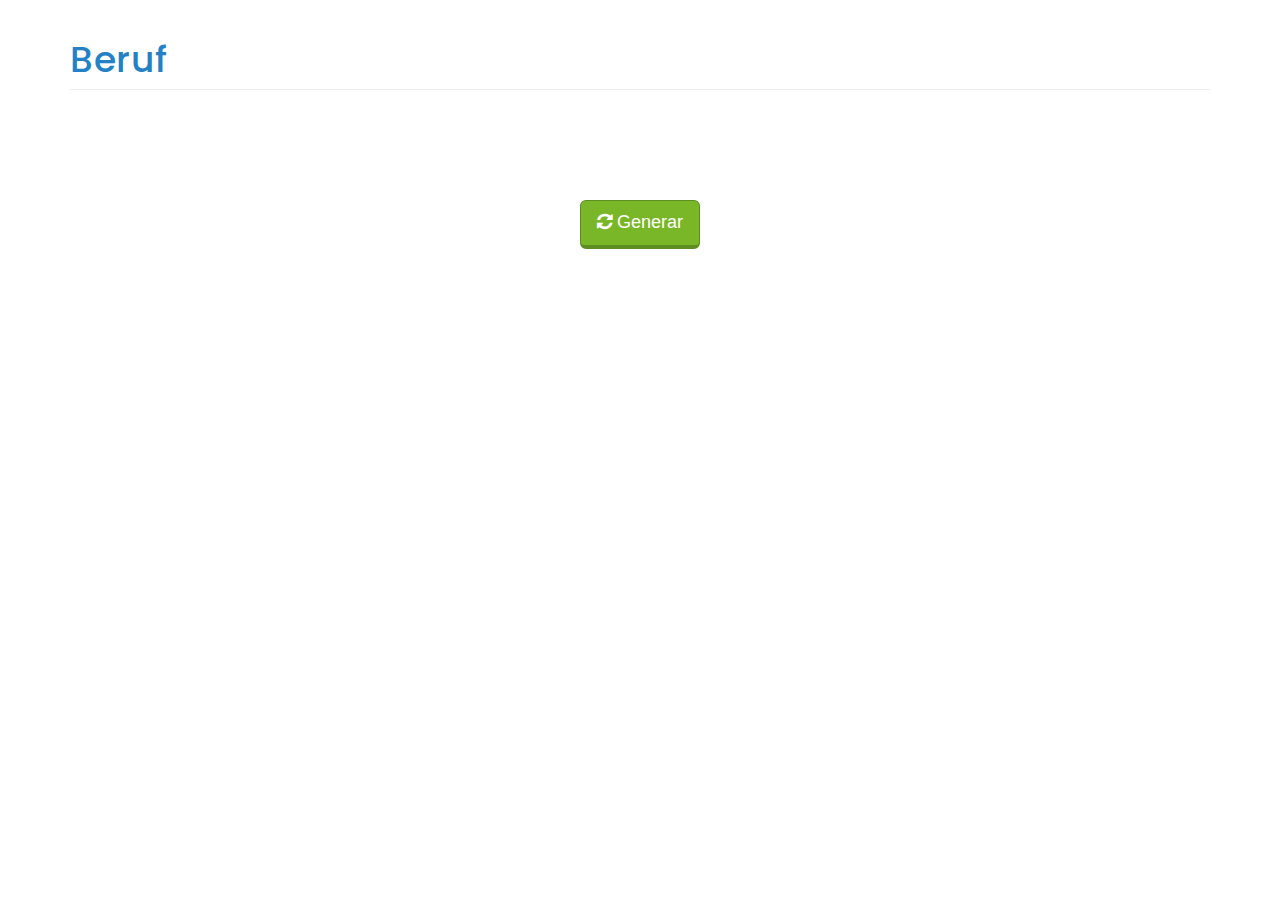
<file: profesiones.html>
<!DOCTYPE html>
<html class="no-js" lang="es">
<head>
	<meta charset="utf-8">
    <meta http-equiv="Content-Type" content="text/html; charset=utf-8" />
	<meta http-equiv="X-UA-Compatible" content="IE=edge">
	<meta name="viewport" content="width=device-width, initial-scale=1">
	<link display='standalone' orientation='landscape' rel='manifest'/>
	<title>Beruf</title>
	<!-- BOOTSTRAP STYLES-->
	<link href="random_files/bootstrap.css" rel="stylesheet" />
	<link href="random_files/mybootstrap.css" rel="stylesheet" />
    <!-- FONTAWESOME ICONS STYLES-->
    <link href="random_files/font-awesome.css" rel="stylesheet" />
    <link href="random_files/style.css" rel="stylesheet" />
	<!--CUSTOM STYLES-->
    <!-- HTML5 Shiv and Respond.js for IE8 support of HTML5 elements and media queries -->
    <!-- WARNING: Respond.js doesn't work if you view the page via file:// -->
    <!--[if lt IE 9]>
        <script src="https://oss.maxcdn.com/libs/html5shiv/3.7.0/html5shiv.js"></script>
        <script src="https://oss.maxcdn.com/libs/respond.js/1.4.2/respond.min.js"></script>
    <![endif]-->
</head>
<body>
	<div class="container">
		<h1 class="page-header text-primary">Beruf</h1>
		<div class="row" id="preguntas_block">
			<div class="col-xs-12">
				<div id="frase" class="space-before-2x text-big text-center"></div>
			</div>
		</div>
		
		<div class="row">
			<div class="col-xs-12">
				<p class="space-before text-center"><button class="btn btn-success btn-lg" id="btn-preg"><span class="fa fa-refresh"></span> Generar</button></p>
			</div>
		</div>
	</div>
</body>
<script src="./random_files/jquery.js"></script>
<script src="./random_files/jquery.metisMenu.js"></script>
<script src="./random_files/util.js"></script>
<script src="./random_files/profesiones.js"></script>
<script>
	var palabra_usada = [];
	
	function inArray(array, value){
		for(var i=0; i<array.length; i++){
			if(array[i] == value) return true;
		}
		return false;
	}
	
	$(document).ready(function(){
		$("#btn-preg").click(function() {//
			if(palabra.length > 0){
				$("#frase").removeClass("text-danger");
				var rand = Math.floor( Math.random() * palabra.length );
				var e = palabra.splice(rand, 1);
				palabra_usada.push(e[0]);
				$("#frase").html(e[0]);
			}else{
				$("#frase").html("No hay mas profesiones.<br><small><i>Presiona el botón para volver a comenzar</i></small>").addClass("text-danger");
				palabra = palabra_usada;
				palabra_usada = [];
			}
			
			
		});
	});
</script>
</html>
</file>
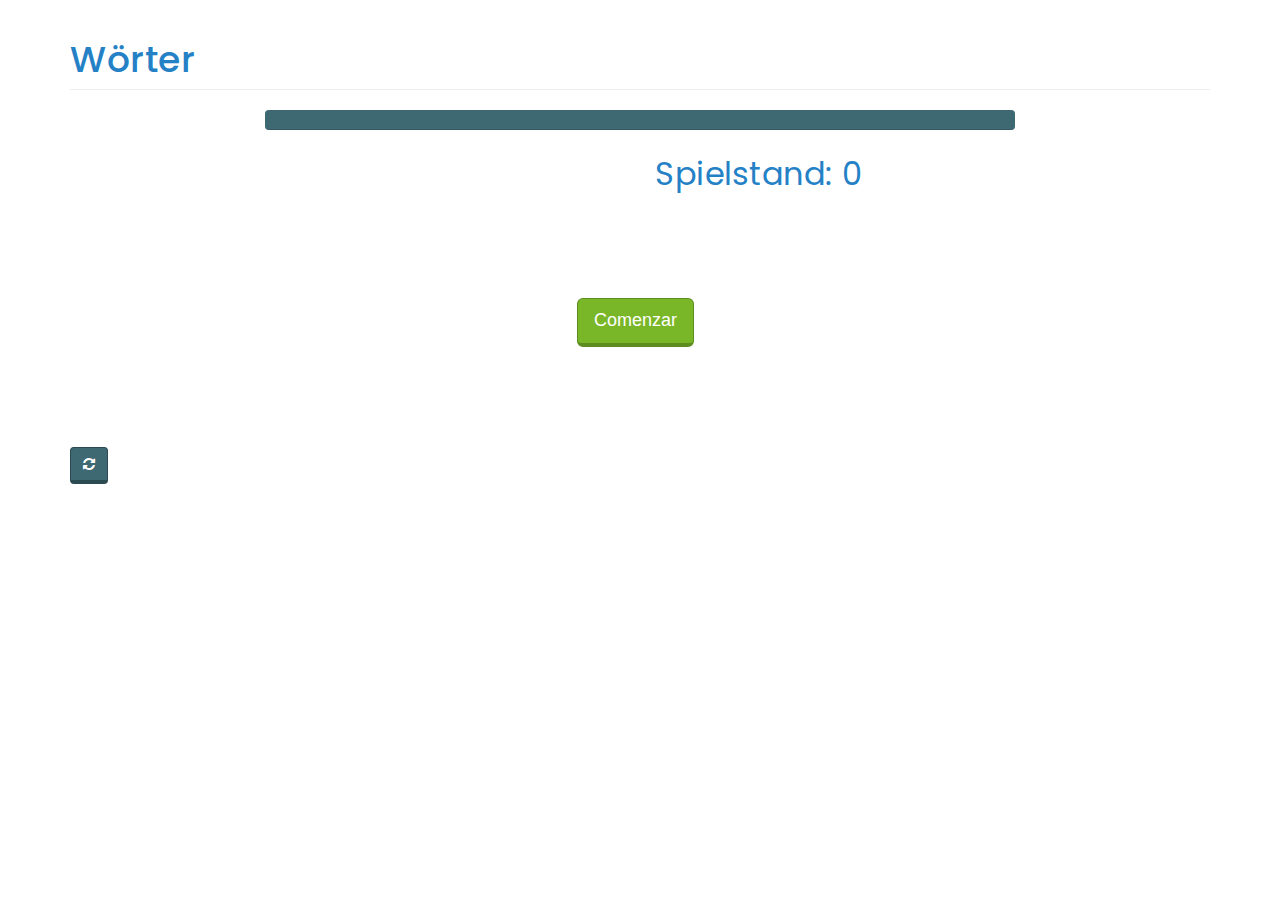
<file: vocabulario.html>
<!DOCTYPE html>
<html class="no-js" lang="es">
<head>
	<meta charset="utf-8">
    <meta http-equiv="Content-Type" content="text/html; charset=utf-8" />
	<meta http-equiv="X-UA-Compatible" content="IE=edge">
	<meta name="viewport" content="width=device-width, initial-scale=1">
	<link display='standalone' orientation='landscape' rel='manifest'/>
	<title>Wörter</title>
	<!-- BOOTSTRAP STYLES-->
	<link href="random_files/bootstrap.css" rel="stylesheet" />
	<link href="random_files/mybootstrap.css" rel="stylesheet" />
    <!-- FONTAWESOME ICONS STYLES-->
    <link href="random_files/font-awesome.css" rel="stylesheet" />
    <link href="random_files/style.css" rel="stylesheet" />
	<!--CUSTOM STYLES-->
    <!-- HTML5 Shiv and Respond.js for IE8 support of HTML5 elements and media queries -->
    <!-- WARNING: Respond.js doesn't work if you view the page via file:// -->
    <!--[if lt IE 9]>
        <script src="https://oss.maxcdn.com/libs/html5shiv/3.7.0/html5shiv.js"></script>
        <script src="https://oss.maxcdn.com/libs/respond.js/1.4.2/respond.min.js"></script>
    <![endif]-->
</head>
<body>
	<div class="container">
		<h1 class="page-header text-primary">Wörter</h1>
		<div class="row">
			<div class="col-xs-12 col-md-offset-2 col-md-8">
				<div class="progress">
					<div id="timebar" class="progress-bar progress-bar-info" role="progressbar" aria-valuenow="100" aria-valuemin="0" aria-valuemax="100" style="width: 100%">
					</div>
				</div>
			</div>
		</div>
		<div class="row">
			<div class="col-xs-6 text-right">
				<p id="vidas" class="text-danger text-big"></p>
			</div>
			<div class="col-xs-6 text-left">
				<p class="text-primary text-big">Spielstand: <span id="score">0</span></p>
			</div>
		</div>
		<div class="row" id="preguntas_block">
			<div class="col-xs-12">
				<div id="endgame" class="space-before-2x text-big text-center text-danger">Fin del juego</div>
				<div id="frase" class="space-before-2x text-huge text-center"></div>
			</div>
		</div>
		
		<div class="row">
			<div class="col-xs-12">
				<p id="btn-block" class="space-before text-center">
					<button type="button" class="btn btn-success btn-lg" id="btn-preg">Comenzar</button>&nbsp;&nbsp;
					<button type="button" class="btn btn-danger btn-lg" id="btn-error">Error</button>
				</p>
			</div>
		</div>
		<p class="space-before-3x"><button type="button" class="btn btn-info" id="btn-restart"><span class="fa fa-refresh"></span></button></p>
	</div>
</body>
<script src="./random_files/jquery.js"></script>
<script src="./random_files/jquery.metisMenu.js"></script>
<script src="./random_files/util.js"></script>
<script src="./random_files/vocabulario.js"></script>
<script>
	var bloque = 6;//max 8
	var usadas_max = 25;//maximo de palabras no repetidas
	var time = 60;
	var vidas;
	
	//--no editar
	var score;
	var palabra_usada = [];
	var start;//comenzó el juego o no
	var current_time;//tiempo en segundos
	var timer;//variable con tiempo
	
	function init(){
		clearInterval(timer);
		vidas = 3;
		current_time = time;//tiempo en segundos
		
		score = 0;
		//palabra_usada = [];
		start = false;
		
		$(this).html("Comenzar");
		$('#btn-error').addClass("hidden");
		$('#endgame').addClass("hidden");
		$('#frase').removeClass("hidden").html("");
		$('#btn-block').removeClass("hidden");
		//initVidas();
		updateTimeBar();
		updateScore();
	}
	
	function updateTimeBar(){
		$("#timebar").css("width", (current_time * 100 / time)+"%");
		if(current_time <= 0){
			clearInterval(timer);
			finJuego();
		}
	}
	
	function initVidas(){
		var heart = "<span class='fa fa-heart'></span>&nbsp;";
		var life_html = "Leben: ";
		for(var i = 0; i < vidas; i++){
			life_html += heart;
		}
		$('#vidas').html(life_html);
	}
	
	function vidaLost(){
		vidas--;
		$('#vidas').find("span:last-child").remove();
		if(vidas == 0){
			finJuego();
		}
	}
	
	function updateScore(){
		$('#score').html(score);
	}
	
	function finJuego(){
		$('#endgame').removeClass("hidden");
		$('#frase').addClass("hidden");
		$('#btn-block').addClass("hidden");
		clearInterval(timer);
	}
	
	function restartJuego(){
		init();
	}
	
	function inArray(array, value){
		for(var i=0; i<array.length; i++){
			if(array[i] == value) return true;
		}
		return false;
	}
	
	function guardaUsada(usada){
		if(palabra_usada.length >= usadas_max){
			palabra_usada.splice(0, 1);
		}
		palabra_usada.push(usada);
	}
	
	function startTime(){
		timer = setInterval(timeStep, 1000);
	}
	
	function timeStep(){
		current_time--;
		updateTimeBar();
	}
	
	$(document).ready(function(){
		init();
		$("#btn-preg").click(function() {//
			do{
				var nueva = getPalabra(bloque);
			}while(inArray(palabra_usada, nueva));
			$("#frase").html(nueva);
			guardaUsada(nueva);
			if(!start){
				$(this).html("Correcta");
				$("#btn-error").removeClass("hidden");
				startTime();
				start = true;
			}else{
				score++;
				updateScore();
			}	
		});
		
		$("#btn-error").click(function() {//
			//vidaLost();
			do{
				var nueva = getPalabra(bloque);
			}while(inArray(palabra_usada, nueva));
			$("#frase").html(nueva);
			guardaUsada(nueva);
		});
		
		$("#btn-restart").click(function() {//
			init();
		});
	});
</script>
</html>
</file>
<file: random_files/style.css>
/*===== GENERAL  STYLES===*/
@import url(https://fonts.googleapis.com/css?family=Poppins:300);/*Texto comun*/
body { font-family: 'Poppins', sans-serif; line-height: 24px; font-size: 11pt; letter-spacing:0.5px}
.img-center{margin: 0 auto;}
.space-before{margin-top:30px;}
.space-before-2x{margin-top:60px;}
.space-before-3x{margin-top:90px;}
.space-after{margin-bottom:30px;}
.space-after-2x{margin-bottom:60px;}
.space-after-3x{margin-bottom:90px;}

.height-80{height:80vh;}

.response-text{font-size:16px;}
.content .btn{font-family: 'Poppins', sans-serif; }
.content {min-height:40vh;}
.hand{cursor:pointer;}

.no-space{margin:0!important; padding:0!important;}

/*==MY  STYLES====*/
.text-huge{font-size:64px; line-height:70px}
.text-superhuge{font-size:150px; line-height:160px}
.text-big{font-size:32px; line-height:48px;}
.text-small{font-size:13px;}
.text-normal{font-size:18px;}
.response-text{font-size:18px;}
.response-text span { font-size: 24px; margin-right: 5px; }
.text-instruct{font-size:16px; margin-bottom:20px;}

.pregunta{margin:2em 0; background-color:#e6e6e6; border-radius:10px; padding:0.5em 1em;}

/*--MEDIA QUERIES--*/
@media (min-width:768px) {
	.row-eq-height {/*Para que no las alargue en xs*/
		display: -webkit-box; display: -webkit-flex; display: -ms-flexbox; display: flex; }
}
</file>
<file: memoria_files/style.css>
/*===== GENERAL  STYLES===*/
@import url(https://fonts.googleapis.com/css?family=Poppins:300);/*Texto comun*/
body { font-family: 'Poppins', sans-serif; line-height: 24px; font-size: 11pt; letter-spacing:0.5px}
.img-center{margin: 0 auto;}
.space-before{margin-top:30px;}
.space-before-2x{margin-top:60px;}
.space-before-3x{margin-top:90px;}
.space-after{margin-bottom:30px;}
.space-after-2x{margin-bottom:60px;}
.space-after-3x{margin-bottom:90px;}
.form-block{background-color:#FFFFFF; border:3px solid #2581c6; border-radius:10px; margin-top:50px; padding:30px;}
.form-required{color:#e50058;}
.response-text{font-size:16px;}
.content .btn{font-family: 'Poppins', sans-serif; }
.content {min-height:40vh;}
.hand{cursor:pointer;}
/*--EXPLICACION Y CAJAS--*/
.help-desc{text-align:justify; font-size:12pt;}
.help-desc strong{text-transform:uppercase;}/*min-height por las imagenes*/
.help-desc small{color:rgba(255,255,255, 0.8);}/*min-height por las imagenes*/
.img-bottom{position:relative; min-height:165px;}/*imagen hasta abajo*/
.img-bottom img{position:absolute; bottom:0;}/*imagen hasta abajo*/
.ayuda{position:absolute; top:15px; right:10px; z-index:10;}
.box{padding:15px; font-size: 18px; text-align:justify; }
.box-desc{padding:5px;}
.box-primary{color:#FFFFFF; background-color:#2581c6;}/*azul*/
.box-danger{color:#FFFFFF; background-color:#e50058;}/*magenta*/
.box-success{color:#FFFFFF; background-color:#79b729;}/*verde*/
.box-warning{color:#FFFFFF; background-color:#f7ba2b;}/*amarillo*/
.box-grisazul{color:#FFFFFF; background-color:#3e6872; }/*gris azuloso*/
.box-gris{color:#FFFFFF; background-color:#333;}/*gris*/
.box-grisclaro{color:#4d4e53; background-color:#e9e9e9;}/*gris*/

.oculto{filter: alpha(opacity=60);-moz-opacity: 0.6;opacity: 0.6;}
.no-space{margin:0!important; padding:0!important;}

/*--PANEL--*/
.panel-title{margin-top:0; font-size:12pt; font-weight:bold;}
.panel-heading{height:47px}
.panel-heading .btn-group button{position:absolute; bottom:0; right:0; height:47px}
.panel-heading{padding:5px 0 0px 10px;}
.panel-heading .panel-title{padding:5px 0;}
.panel-search-head{padding:0;}
.panel-search-head .panel-title{padding:0;}
.panel-search-button{margin-right:5px; width:35px;}
.panel-tipo .panel-body{min-height:150px; position:relative;}
/*==MY  STYLES====*/
.text-huge{font-size:64px; line-height:70px}
.text-superhuge{font-size:150px; line-height:160px}
.text-big{font-size:32px; line-height:40px;}
.text-small{font-size:13px;}
.text-normal{font-size:18px;}
.response-text{font-size:18px;}
.response-text span { font-size: 24px; margin-right: 5px; }
.text-instruct{font-size:16px; margin-bottom:20px;}

.smooth{transition: all .5s;}
.height-250{max-height:250px;}
.height-200{max-height:200px;}
.height-120{max-height:120px;}
.height-60{max-height:60px;}
.height-50{max-height:50px;}
.size-100{min-height:100vh;}


.btn-dark{background-color:rgba(0,0,0,0.4); color:#FFFFFF; padding-top:15px;}
.btn-dark:hover, .btn-dark:active, .btn-dark:focus{color:#000;}

.aviso-edicion{color:#999!important;}
.star-group .form-control-static{line-height:2.5em;}

/*--MEDIA QUERIES--*/
@media (min-width:768px) {
	.row-eq-height {/*Para que no las alargue en xs*/
		display: -webkit-box; display: -webkit-flex; display: -ms-flexbox; display: flex; }
}
</file>
<file: ohr_files/style.css>
/*===== GENERAL  STYLES===*/
@import url(https://fonts.googleapis.com/css?family=Poppins:300);/*Texto comun*/
body { font-family: 'Poppins', sans-serif; line-height: 24px; font-size: 11pt; letter-spacing:0.5px}
.img-center{margin: 0 auto;}
.space-before{margin-top:30px;}
.space-before-2x{margin-top:60px;}
.space-before-3x{margin-top:90px;}
.space-after{margin-bottom:30px;}
.space-after-2x{margin-bottom:60px;}
.space-after-3x{margin-bottom:90px;}

.height-80{height:80vh;}

.response-text{font-size:16px;}
.content .btn{font-family: 'Poppins', sans-serif; }
.content {min-height:40vh;}
.hand{cursor:pointer;}

.no-space{margin:0!important; padding:0!important;}

/*==MY  STYLES====*/
.text-huge{font-size:64px; line-height:70px}
.text-superhuge{font-size:150px; line-height:160px}
.text-big{font-size:32px; line-height:48px;}
.text-small{font-size:13px;}
.text-normal{font-size:18px;}
.response-text{font-size:18px;}
.response-text span { font-size: 24px; margin-right: 5px; }
.text-instruct{font-size:16px; margin-bottom:20px;}

.pregunta{margin:2em 0; background-color:#e6e6e6; border-radius:10px; padding:0.5em 1em;}

/*--MEDIA QUERIES--*/
@media (min-width:768px) {
	.row-eq-height {/*Para que no las alargue en xs*/
		display: -webkit-box; display: -webkit-flex; display: -ms-flexbox; display: flex; }
}
</file>
<file: memoria_files/memoria.css>
#juego{margin-top:10px;}
#preg_txt{font-weight:bold; font-style:italic; background-color:#F4F5DE; padding:5px;}
.height-card{min-height:170px;}
#modal h3{text-align:center;}
.card {	perspective: 600px;/*Para el volteo*/
	width: 120px; height: 150px; transition: all .5s; margin:0px auto; }
.face {	border-radius: 10px; width: 100%; height: 100%; position: absolute; transition-property: opacity, transform, box-shadow; 	transition-duration: .5s; backface-visibility: hidden; }
.front { background: url(back.png); }
.back {	background: url(deck.png); transform: rotate3d(0,1,0,-180deg); }
.card:hover .face, .card-flipped .face { box-shadow: 0 0 15px #333; }
.card-flipped .front { transform: rotate3d(0,1,0,180deg); }
.card-flipped .back { transform: rotate3d(0,1,0,0deg); }
.card-removed {opacity: 0px;}
/*Sprites*/
/*.card1_1 {background-position: 0px 0px;}
.card1_2 {background-position: -120px 0px;}
.card2_1 {background-position: 0px -150px;}
.card2_2 {background-position: -120px -150px;}
.card3_1 {background-position: 0px -300px;}
.card3_2 {background-position: -120px -300px;}
.card4_1 {background-position: 0px -450px;}
.card4_2 {background-position: -120px -450px;}
.card5_1 {background-position: 0px -600px;}
.card5_2 {background-position: -120px -600px;}
.card6_1 {background-position: 0px -750px;}
.card6_2 {background-position: -120px -750;}
.card7_1 {background-position: -240px -0;}
.card7_2 {background-position: -360px -0px;}
.card8_1 {background-position: -240px -150px;}
.card8_2 {background-position: -360px -150px;}
.card9_1 {background-position: -240px -300px;}
.card9_2 {background-position: -360px -300px;}
.card10_1 {background-position: -240px -450px;}
.card10_2 {background-position: -360px -450px;}
.card11_1 {background-position: -240px -600px;}
.card11_2 {background-position: -360px -600px;}
.card12_1 {background-position: -240px -750px;}
.card12_2 {background-position: -360px -750px;}*/

.card1_1 {background: url(./cosas2/card_01.png);}
.card1_2 {background: url(./cosas2/card_02.png);}
.card2_1 {background: url(./cosas2/card_03.png);}
.card2_2 {background: url(./cosas2/card_04.png);}
.card3_1 {background: url(./cosas2/card_05.png);}
.card3_2 {background: url(./cosas2/card_06.png);}
.card4_1 {background: url(./cosas2/card_07.png);}
.card4_2 {background: url(./cosas2/card_08.png);}
.card5_1 {background: url(./cosas2/card_09.png);}
.card5_2 {background: url(./cosas2/card_10.png);}
.card6_1 {background: url(./cosas2/card_11.png);}
.card6_2 {background: url(./cosas2/card_12.png);}
.card7_1 {background: url(./cosas2/card_13.png);}
.card7_2 {background: url(./cosas2/card_14.png);}
.card8_1 {background: url(./cosas2/card_15.png);}
.card8_2 {background: url(./cosas2/card_16.png);}
.card9_1 {background: url(./cosas2/card_17.png);}
.card9_2 {background: url(./cosas2/card_18.png);}
.card10_1 {background: url(./cosas2/card_19.png);}
.card10_2 {background: url(./cosas2/card_20.png);}
.card11_1 {background: url(./cosas2/card_21.png);}
.card11_2 {background: url(./cosas2/card_22.png);}
.card12_1 {background: url(./cosas2/card_23.png);}
.card12_2 {background: url(./cosas2/card_24.png);}


@media (max-width:1024px) {
	.height-card{min-height:130px;}
	.card {width: 96px; height: 120px;}
	.front { background-size: 96px 120px; }
	.back {	background-size: 96px 120px; }
	/*.back {	background-size: 384px 720px; }
	.card1_1 {background-position: 0px 0px;}
	.card1_2 {background-position: -96px 0px;}
	.card2_1 {background-position: 0px -120px;}
	.card2_2 {background-position: -96px -120px;}
	.card3_1 {background-position: 0px -24px;}
	.card3_2 {background-position: -96px -240px;}
	.card4_1 {background-position: 0px -360px;}
	.card4_2 {background-position: -96px -360px;}
	.card5_1 {background-position: 0px -480px;}
	.card5_2 {background-position: -96px -480px;}
	.card6_1 {background-position: 0px -600px;}
	.card6_2 {background-position: -96px -600;}
	.card7_1 {background-position: -192px -0;}
	.card7_2 {background-position: -288px -0px;}
	.card8_1 {background-position: -192px -120px;}
	.card8_2 {background-position: -288px -120px;}
	.card9_1 {background-position: -192px -240px;}
	.card9_2 {background-position: -288px -240px;}
	.card10_1 {background-position: -192px -360px;}
	.card10_2 {background-position: -288px -360px;}
	.card11_1 {background-position: -192px -480px;}
	.card11_2 {background-position: -288px -480px;}
	.card12_1 {background-position: -192px -600px;}
	.card12_2 {background-position: -288px -600px;}*/
}
</file>
<file: random_files/mybootstrap.css>
@charset "utf-8";
/* CSS Document */
.btn, .dropdownmenu{border-width:1px 1px 4px 1px;}
.btn.disabled{border-bottom-width:1px;}
.btn{font-family: 'Dosis', sans-serif; }
.breadcrumb {margin-bottom:0px; margin-top:0px;}
footer .breadcrumb>.active {color:#f7ba2b;}
footer .breadcrumb>li+li:before { color: #fff;}
.label-violeta{background-color:#a40565;}
.text-star{color:#f7ba2b;}
.text-star-o{color:#d6d6d6;}
.text-cielo{color:#57a6e8;}
.stats-obj-text{ font-size:18px; line-height:40px;}
.alert{	border-width:1px 1px 4px 1px; font-size:16px;}
.alert-default{border-color:#ddd;}
.modal-header{background-color:#3e6872; border-radius:6px 6px 0 0; color:#fff; }
.modal-title{font-weight:bold;}
.help-block{padding-left:1em;}
.pagination .disabled span, .pagination .disabled span:hover{background-color: #eee;}

.navbar-default{background:none; border:0; margin:0;}
.navbar-default .navbar-nav>li>a { color: #fff; padding: 4px 12px; margin:0px 6px;}
/*.navbar-default .navbar-nav>li>a:hover { background-color: #b20044; color:#fff; }*/
.navbar-default .navbar-nav>li>a:hover, .navbar-default .navbar-nav>li>a:focus {color:#fff; background-color: #b20044;border-color:#b20044;}
.modal .close{color:#FFFFFF;opacity:.5}
.modal .close:hover{color:#FFFFFF;opacity:1}

.panel-title .glyphicon-fix {font-size:1.8em !important;}/*fix glyphicons*/
/*Estilo de autocomplete*/
.ui-autocomplete { position: absolute; top: 100%; left: 0; z-index: 1000; float: left; display: none; min-width: 160px; padding: 4px 0; margin: 0 0 10px 25px; list-style: none; background-color: #faf5dd !important; border-color: #ccc; border-color: rgba(0, 0, 0, 0.2); border-style: solid; border-width: 1px; -webkit-border-radius: 5px; -moz-border-radius: 5px; border-radius: 5px; -webkit-box-shadow: 0 5px 10px rgba(0, 0, 0, 0.2); -moz-box-shadow: 0 5px 10px rgba(0, 0, 0, 0.2); box-shadow: 0 5px 10px rgba(0, 0, 0, 0.2); -webkit-background-clip: padding-box; -moz-background-clip: padding; background-clip: padding-box; border-right-width: 2px; border-bottom-width: 2px;}
.ui-widget-content .ui-state-focus{background-color: #f7ba2b !important;}
</file>
<file: memoria_files/mybootstrap.css>
@charset "utf-8";
/* CSS Document */
.btn, .dropdownmenu{border-width:1px 1px 4px 1px;}
.btn.disabled{border-bottom-width:1px;}
.btn{font-family: 'Dosis', sans-serif; }
.breadcrumb {margin-bottom:0px; margin-top:0px;}
footer .breadcrumb>.active {color:#f7ba2b;}
footer .breadcrumb>li+li:before { color: #fff;}
.label-violeta{background-color:#a40565;}
.text-star{color:#f7ba2b;}
.text-star-o{color:#d6d6d6;}
.text-cielo{color:#57a6e8;}
.stats-obj-text{ font-size:18px; line-height:40px;}
.alert{	border-width:1px 1px 4px 1px; font-size:16px;}
.alert-default{border-color:#ddd;}
.modal-header{background-color:#3e6872; border-radius:6px 6px 0 0; color:#fff; }
.modal-title{font-weight:bold;}
.help-block{padding-left:1em;}
.pagination .disabled span, .pagination .disabled span:hover{background-color: #eee;}

.navbar-default{background:none; border:0; margin:0;}
.navbar-default .navbar-nav>li>a { color: #fff; padding: 4px 12px; margin:0px 6px;}
/*.navbar-default .navbar-nav>li>a:hover { background-color: #b20044; color:#fff; }*/
.navbar-default .navbar-nav>li>a:hover, .navbar-default .navbar-nav>li>a:focus {color:#fff; background-color: #b20044;border-color:#b20044;}
.modal .close{color:#FFFFFF;opacity:.5}
.modal .close:hover{color:#FFFFFF;opacity:1}

.panel-title .glyphicon-fix {font-size:1.8em !important;}/*fix glyphicons*/
/*Estilo de autocomplete*/
.ui-autocomplete { position: absolute; top: 100%; left: 0; z-index: 1000; float: left; display: none; min-width: 160px; padding: 4px 0; margin: 0 0 10px 25px; list-style: none; background-color: #faf5dd !important; border-color: #ccc; border-color: rgba(0, 0, 0, 0.2); border-style: solid; border-width: 1px; -webkit-border-radius: 5px; -moz-border-radius: 5px; border-radius: 5px; -webkit-box-shadow: 0 5px 10px rgba(0, 0, 0, 0.2); -moz-box-shadow: 0 5px 10px rgba(0, 0, 0, 0.2); box-shadow: 0 5px 10px rgba(0, 0, 0, 0.2); -webkit-background-clip: padding-box; -moz-background-clip: padding; background-clip: padding-box; border-right-width: 2px; border-bottom-width: 2px;}
.ui-widget-content .ui-state-focus{background-color: #f7ba2b !important;}
</file>
<file: ohr_files/mybootstrap.css>
@charset "utf-8";
/* CSS Document */
.btn, .dropdownmenu{border-width:1px 1px 4px 1px;}
.btn.disabled{border-bottom-width:1px;}
.btn{font-family: 'Dosis', sans-serif; }
.breadcrumb {margin-bottom:0px; margin-top:0px;}
footer .breadcrumb>.active {color:#f7ba2b;}
footer .breadcrumb>li+li:before { color: #fff;}
.label-violeta{background-color:#a40565;}
.text-star{color:#f7ba2b;}
.text-star-o{color:#d6d6d6;}
.text-cielo{color:#57a6e8;}
.stats-obj-text{ font-size:18px; line-height:40px;}
.alert{	border-width:1px 1px 4px 1px; font-size:16px;}
.alert-default{border-color:#ddd;}
.modal-header{background-color:#3e6872; border-radius:6px 6px 0 0; color:#fff; }
.modal-title{font-weight:bold;}
.help-block{padding-left:1em;}
.pagination .disabled span, .pagination .disabled span:hover{background-color: #eee;}

.navbar-default{background:none; border:0; margin:0;}
.navbar-default .navbar-nav>li>a { color: #fff; padding: 4px 12px; margin:0px 6px;}
/*.navbar-default .navbar-nav>li>a:hover { background-color: #b20044; color:#fff; }*/
.navbar-default .navbar-nav>li>a:hover, .navbar-default .navbar-nav>li>a:focus {color:#fff; background-color: #b20044;border-color:#b20044;}
.modal .close{color:#FFFFFF;opacity:.5}
.modal .close:hover{color:#FFFFFF;opacity:1}

.panel-title .glyphicon-fix {font-size:1.8em !important;}/*fix glyphicons*/
/*Estilo de autocomplete*/
.ui-autocomplete { position: absolute; top: 100%; left: 0; z-index: 1000; float: left; display: none; min-width: 160px; padding: 4px 0; margin: 0 0 10px 25px; list-style: none; background-color: #faf5dd !important; border-color: #ccc; border-color: rgba(0, 0, 0, 0.2); border-style: solid; border-width: 1px; -webkit-border-radius: 5px; -moz-border-radius: 5px; border-radius: 5px; -webkit-box-shadow: 0 5px 10px rgba(0, 0, 0, 0.2); -moz-box-shadow: 0 5px 10px rgba(0, 0, 0, 0.2); box-shadow: 0 5px 10px rgba(0, 0, 0, 0.2); -webkit-background-clip: padding-box; -moz-background-clip: padding; background-clip: padding-box; border-right-width: 2px; border-bottom-width: 2px;}
.ui-widget-content .ui-state-focus{background-color: #f7ba2b !important;}
</file>
